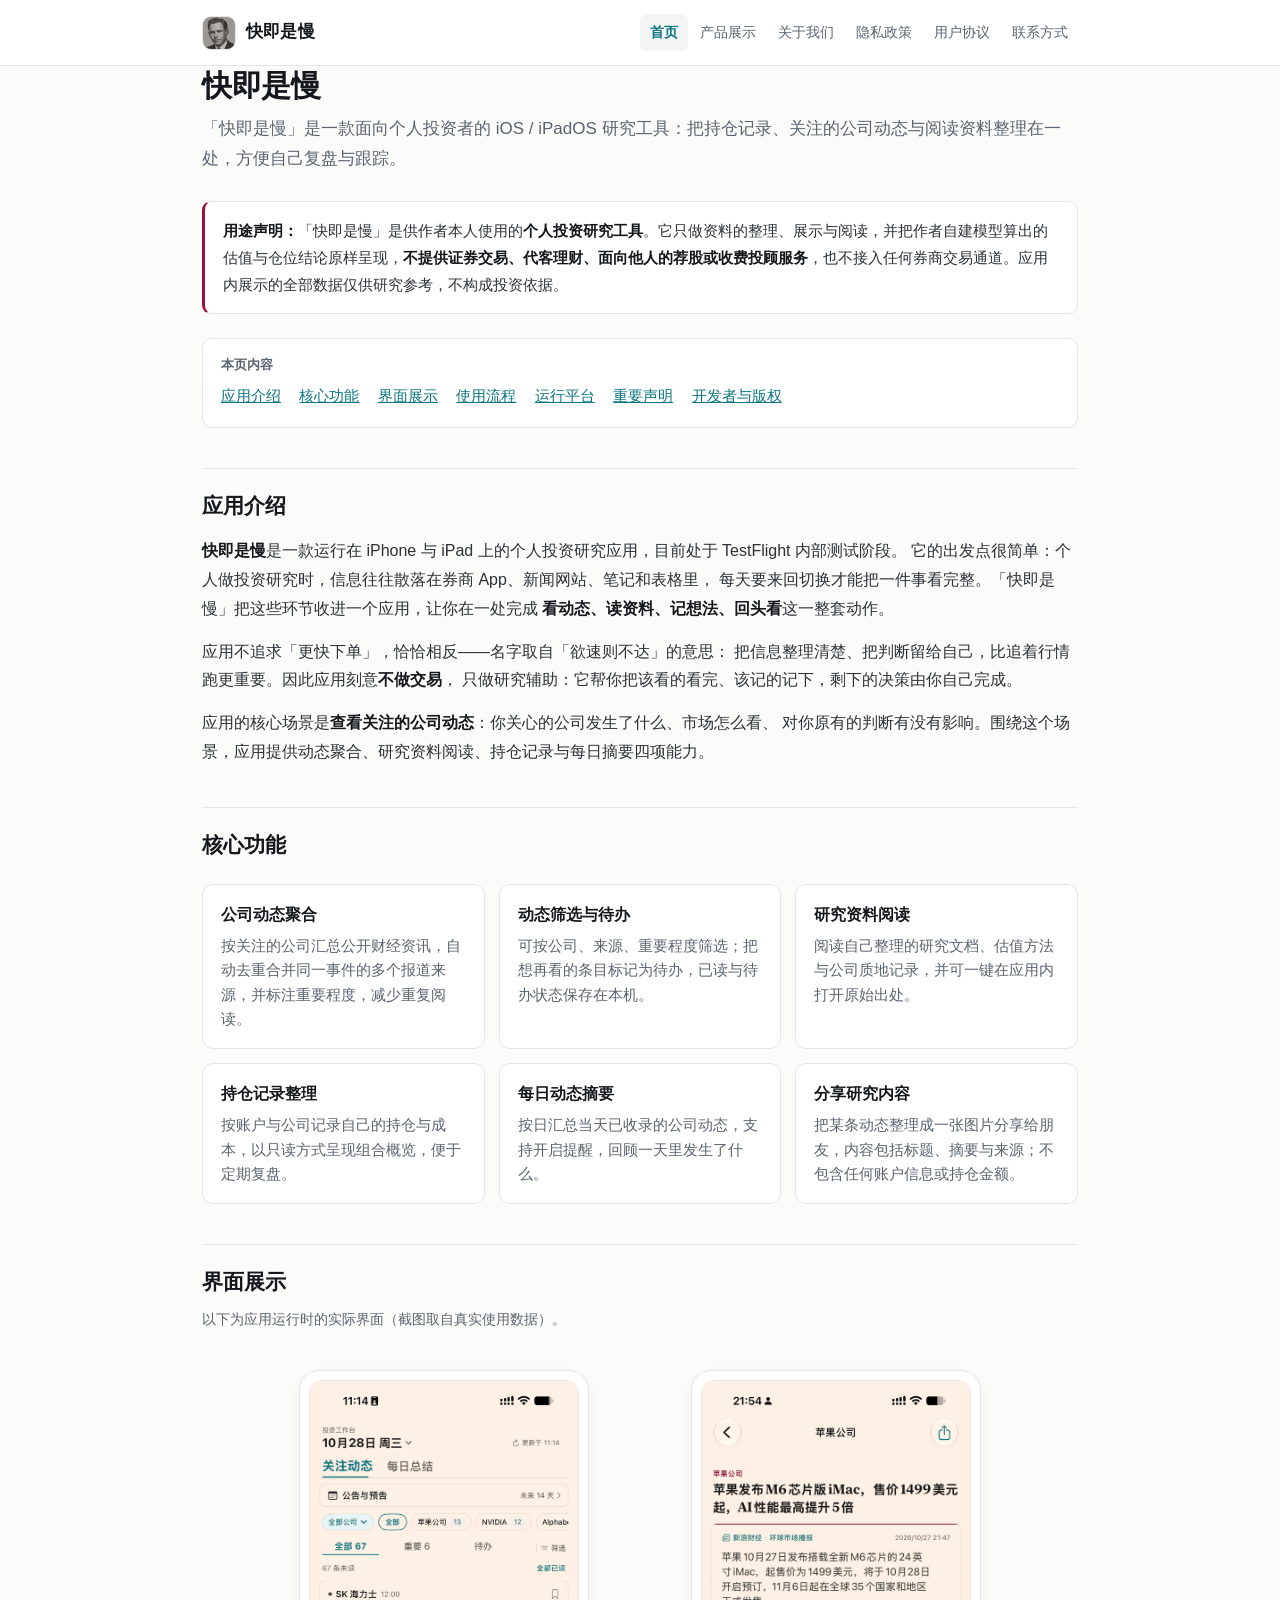
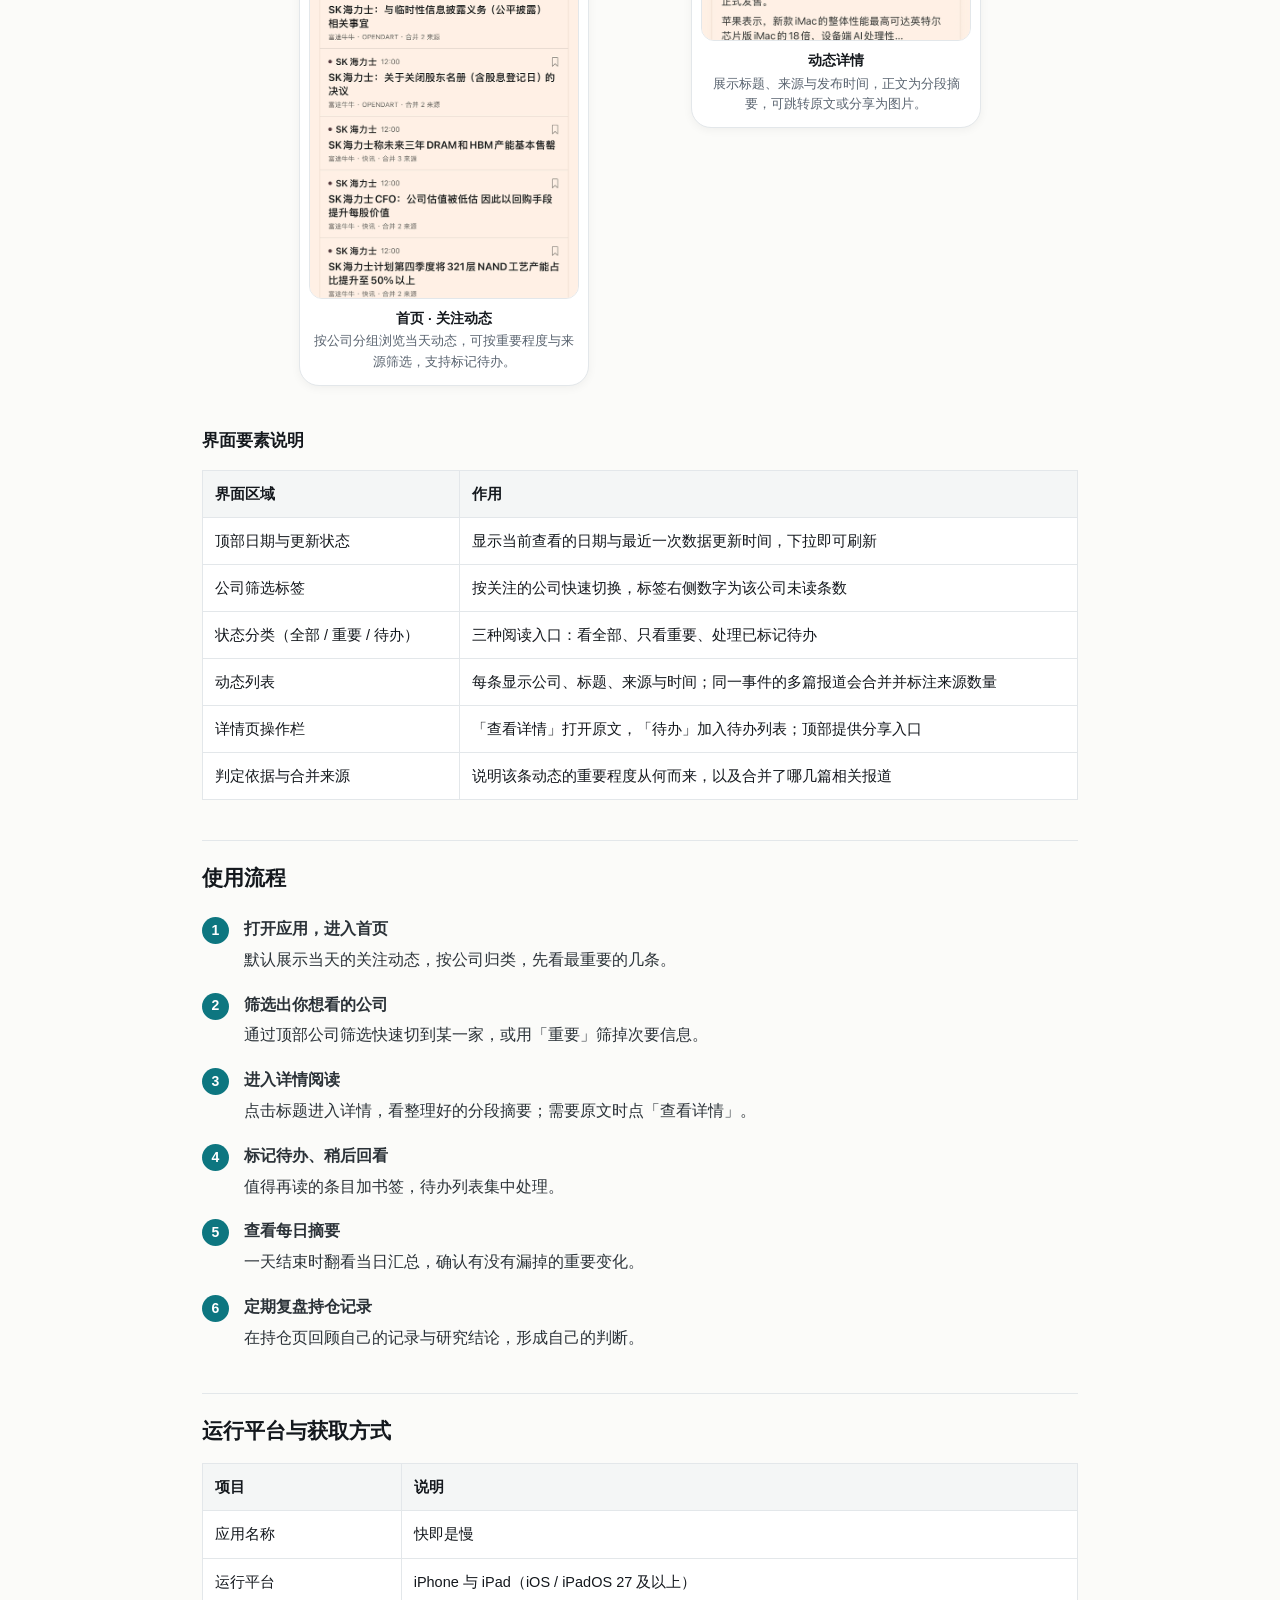
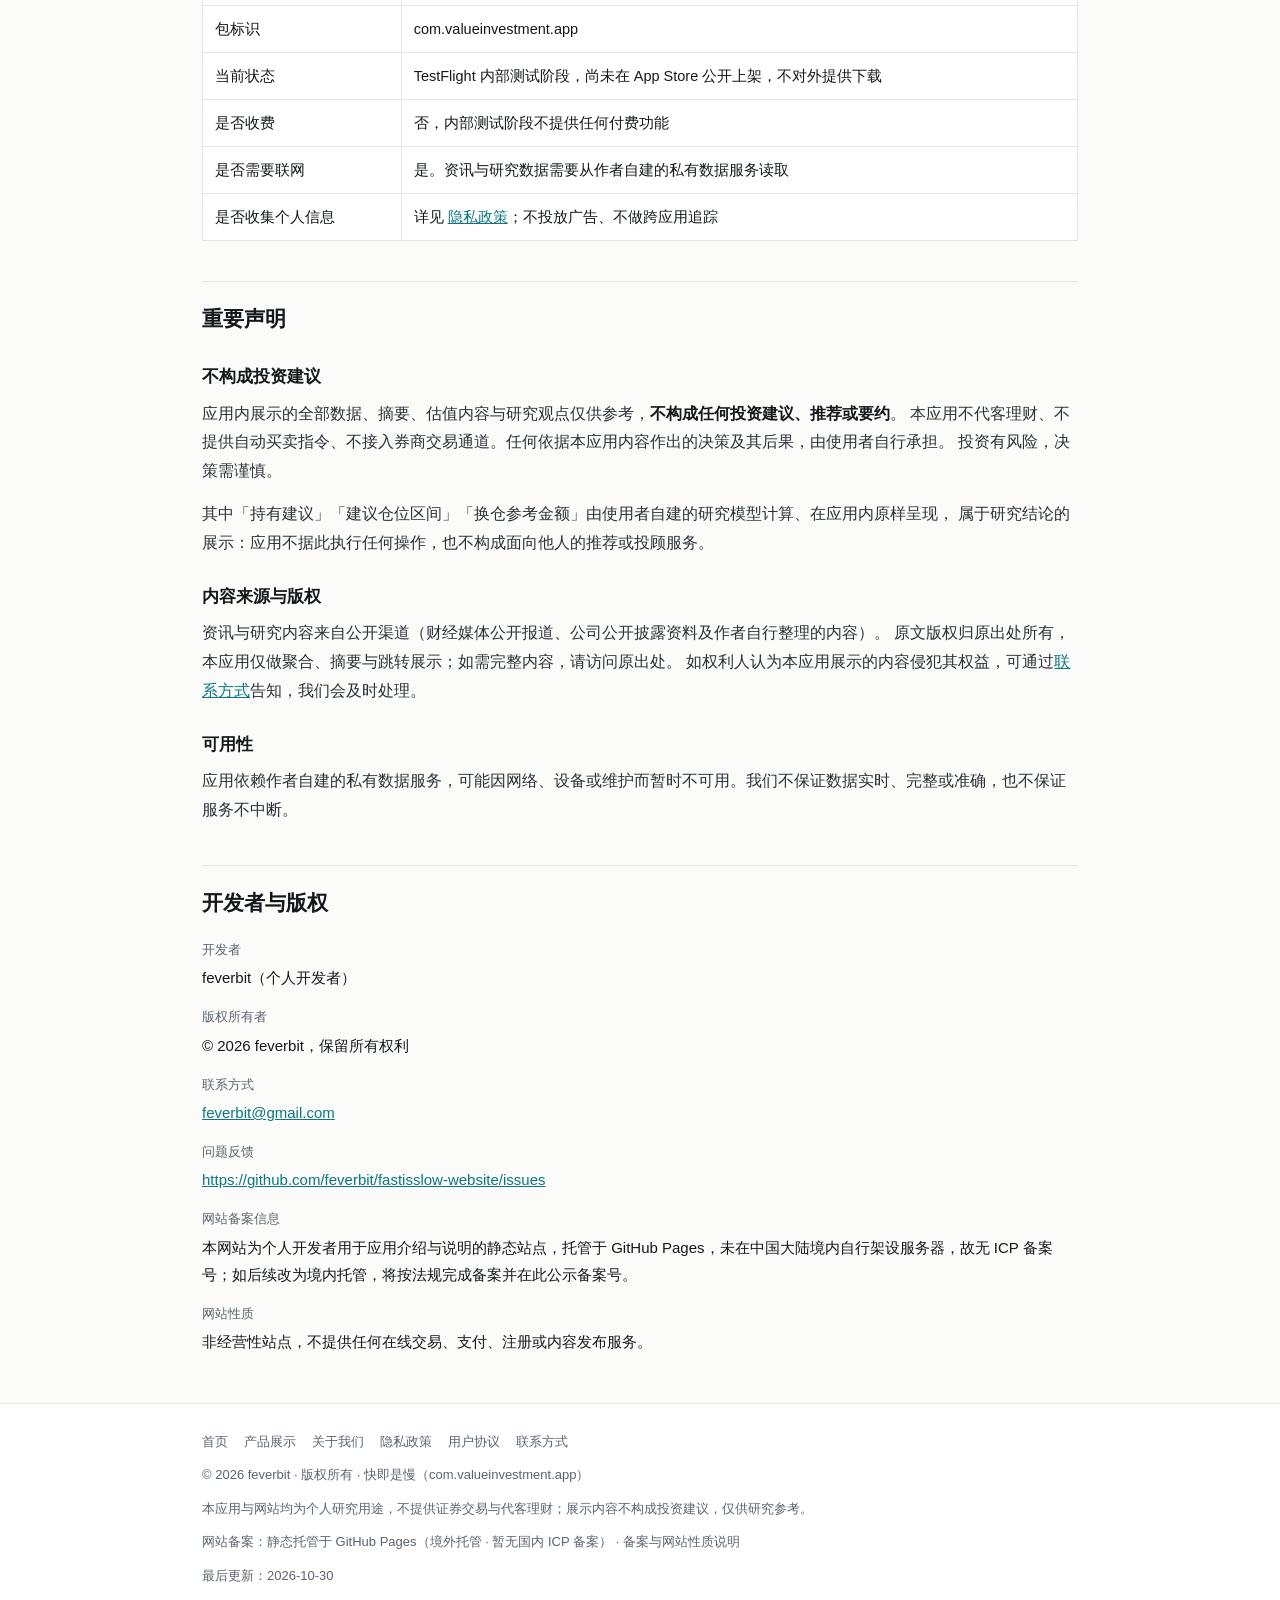
<file: index.html>
<!DOCTYPE html>
<html lang="zh-CN">
<head>
<meta charset="utf-8">
<meta name="viewport" content="width=device-width, initial-scale=1">
<title>快即是慢 — 个人投资研究工具（iOS / iPadOS）</title>
<meta name="description" content="快即是慢是一款 iOS / iPadOS 个人投资研究工具，用于整理持仓记录、查看关注的公司动态、阅读公开财经资讯与研究资料。仅供个人研究使用，不提供证券交易、荐股或投资建议。">
<meta name="author" content="feverbit">
<meta property="og:title" content="快即是慢 — 个人投资研究工具">
<meta property="og:description" content="整理持仓、查看公司动态、阅读研究资料的 iOS / iPadOS 个人研究工具。不提供交易、荐股或投资建议。">
<meta property="og:type" content="website">
<link rel="icon" type="image/png" sizes="192x192" href="assets/img/app-icon-192.png">
<link rel="apple-touch-icon" href="assets/img/apple-touch-icon.png">
<link rel="stylesheet" href="./assets/style.css">
</head>
<body>

<header class="site">
  <div class="wrap">
    <a class="brand" href="./index.html"><span class="mark"><img src="assets/img/app-icon-64.png" alt="快即是慢 应用图标" width="34" height="34"></span><b>快即是慢</b></a>
    <nav class="main">
      <a class="active" href="./index.html">首页</a>
      <a href="./features.html">产品展示</a>
      <a href="./about.html">关于我们</a>
      <a href="./legal/privacy.html">隐私政策</a>
      <a href="./legal/terms.html">用户协议</a>
      <a href="./legal/contact.html">联系方式</a>
    </nav>
  </div>
</header>

<main class="wrap">

  <h1>快即是慢</h1>
  <p class="lede">「快即是慢」是一款面向个人投资者的 iOS / iPadOS 研究工具：把持仓记录、关注的公司动态与阅读资料整理在一处，方便自己复盘与跟踪。</p>

  <div class="callout">
    <p><strong>用途声明：</strong>「快即是慢」是供作者本人使用的<strong>个人投资研究工具</strong>。它只做资料的整理、展示与阅读，并把作者自建模型算出的估值与仓位结论原样呈现，<strong>不提供证券交易、代客理财、面向他人的荐股或收费投顾服务</strong>，也不接入任何券商交易通道。应用内展示的全部数据仅供研究参考，不构成投资依据。</p>
  </div>

  <div class="toc">
    <b>本页内容</b>
    <a href="#intro">应用介绍</a>
    <a href="#features">核心功能</a>
    <a href="#screens">界面展示</a>
    <a href="#usage">使用流程</a>
    <a href="#platform">运行平台</a>
    <a href="#notice">重要声明</a>
    <a href="#owner">开发者与版权</a>
  </div>

  <h2 id="intro">应用介绍</h2>
  <p>
    <strong>快即是慢</strong>是一款运行在 iPhone 与 iPad 上的个人投资研究应用，目前处于 TestFlight 内部测试阶段。
    它的出发点很简单：个人做投资研究时，信息往往散落在券商 App、新闻网站、笔记和表格里，
    每天要来回切换才能把一件事看完整。「快即是慢」把这些环节收进一个应用，让你在一处完成
    <strong>看动态、读资料、记想法、回头看</strong>这一整套动作。
  </p>
  <p>
    应用不追求「更快下单」，恰恰相反——名字取自「欲速则不达」的意思：
    把信息整理清楚、把判断留给自己，比追着行情跑更重要。因此应用刻意<strong>不做交易</strong>，
    只做研究辅助：它帮你把该看的看完、该记的记下，剩下的决策由你自己完成。
  </p>
  <p>
    应用的核心场景是<strong>查看关注的公司动态</strong>：你关心的公司发生了什么、市场怎么看、
    对你原有的判断有没有影响。围绕这个场景，应用提供动态聚合、研究资料阅读、持仓记录与每日摘要四项能力。
  </p>

  <h2 id="features">核心功能</h2>
  <div class="grid">
    <div class="card">
      <b>公司动态聚合</b>
      <p>按关注的公司汇总公开财经资讯，自动去重合并同一事件的多个报道来源，并标注重要程度，减少重复阅读。</p>
    </div>
    <div class="card">
      <b>动态筛选与待办</b>
      <p>可按公司、来源、重要程度筛选；把想再看的条目标记为待办，已读与待办状态保存在本机。</p>
    </div>
    <div class="card">
      <b>研究资料阅读</b>
      <p>阅读自己整理的研究文档、估值方法与公司质地记录，并可一键在应用内打开原始出处。</p>
    </div>
    <div class="card">
      <b>持仓记录整理</b>
      <p>按账户与公司记录自己的持仓与成本，以只读方式呈现组合概览，便于定期复盘。</p>
    </div>
    <div class="card">
      <b>每日动态摘要</b>
      <p>按日汇总当天已收录的公司动态，支持开启提醒，回顾一天里发生了什么。</p>
    </div>
    <div class="card">
      <b>分享研究内容</b>
      <p>把某条动态整理成一张图片分享给朋友，内容包括标题、摘要与来源；不包含任何账户信息或持仓金额。</p>
    </div>
  </div>

  <h2 id="screens">界面展示</h2>
  <p class="sub">以下为应用运行时的实际界面（截图取自真实使用数据）。</p>

  <div class="phones">
    <figure class="phone">
      <img src="assets/img/shot-home.png" alt="快即是慢 首页关注动态界面截图" width="600" height="1157" loading="lazy">
      <figcaption>
        <b>首页 · 关注动态</b>
        按公司分组浏览当天动态，可按重要程度与来源筛选，支持标记待办。
      </figcaption>
    </figure>
    <figure class="phone">
      <img src="assets/img/shot-detail.png" alt="快即是慢 动态详情界面截图" width="600" height="696" loading="lazy">
      <figcaption>
        <b>动态详情</b>
        展示标题、来源与发布时间，正文为分段摘要，可跳转原文或分享为图片。
      </figcaption>
    </figure>
  </div>

  <h3>界面要素说明</h3>
  <table>
    <tr><th>界面区域</th><th>作用</th></tr>
    <tr><td>顶部日期与更新状态</td><td>显示当前查看的日期与最近一次数据更新时间，下拉即可刷新</td></tr>
    <tr><td>公司筛选标签</td><td>按关注的公司快速切换，标签右侧数字为该公司未读条数</td></tr>
    <tr><td>状态分类（全部 / 重要 / 待办）</td><td>三种阅读入口：看全部、只看重要、处理已标记待办</td></tr>
    <tr><td>动态列表</td><td>每条显示公司、标题、来源与时间；同一事件的多篇报道会合并并标注来源数量</td></tr>
    <tr><td>详情页操作栏</td><td>「查看详情」打开原文，「待办」加入待办列表；顶部提供分享入口</td></tr>
    <tr><td>判定依据与合并来源</td><td>说明该条动态的重要程度从何而来，以及合并了哪几篇相关报道</td></tr>
  </table>

  <h2 id="usage">使用流程</h2>
  <ol class="steps">
    <li>
      <b>打开应用，进入首页</b>
      默认展示当天的关注动态，按公司归类，先看最重要的几条。
    </li>
    <li>
      <b>筛选出你想看的公司</b>
      通过顶部公司筛选快速切到某一家，或用「重要」筛掉次要信息。
    </li>
    <li>
      <b>进入详情阅读</b>
      点击标题进入详情，看整理好的分段摘要；需要原文时点「查看详情」。
    </li>
    <li>
      <b>标记待办、稍后回看</b>
      值得再读的条目加书签，待办列表集中处理。
    </li>
    <li>
      <b>查看每日摘要</b>
      一天结束时翻看当日汇总，确认有没有漏掉的重要变化。
    </li>
    <li>
      <b>定期复盘持仓记录</b>
      在持仓页回顾自己的记录与研究结论，形成自己的判断。
    </li>
  </ol>

  <h2 id="platform">运行平台与获取方式</h2>
  <table>
    <tr><th>项目</th><th>说明</th></tr>
    <tr><td>应用名称</td><td>快即是慢</td></tr>
    <tr><td>运行平台</td><td>iPhone 与 iPad（iOS / iPadOS 27 及以上）</td></tr>
    <tr><td>包标识</td><td>com.valueinvestment.app</td></tr>
    <tr><td>当前状态</td><td>TestFlight 内部测试阶段，尚未在 App Store 公开上架，不对外提供下载</td></tr>
    <tr><td>是否收费</td><td>否，内部测试阶段不提供任何付费功能</td></tr>
    <tr><td>是否需要联网</td><td>是。资讯与研究数据需要从作者自建的私有数据服务读取</td></tr>
    <tr><td>是否收集个人信息</td><td>详见 <a href="./legal/privacy.html">隐私政策</a>；不投放广告、不做跨应用追踪</td></tr>
  </table>

  <h2 id="notice">重要声明</h2>
  <h3>不构成投资建议</h3>
  <p>
    应用内展示的全部数据、摘要、估值内容与研究观点仅供参考，<strong>不构成任何投资建议、推荐或要约</strong>。
    本应用不代客理财、不提供自动买卖指令、不接入券商交易通道。任何依据本应用内容作出的决策及其后果，由使用者自行承担。
    投资有风险，决策需谨慎。
  </p>
  <p>
    其中「持有建议」「建议仓位区间」「换仓参考金额」由使用者自建的研究模型计算、在应用内原样呈现，
    属于研究结论的展示：应用不据此执行任何操作，也不构成面向他人的推荐或投顾服务。
  </p>
  <h3>内容来源与版权</h3>
  <p>
    资讯与研究内容来自公开渠道（财经媒体公开报道、公司公开披露资料及作者自行整理的内容）。
    原文版权归原出处所有，本应用仅做聚合、摘要与跳转展示；如需完整内容，请访问原出处。
    如权利人认为本应用展示的内容侵犯其权益，可通过<a href="./legal/contact.html">联系方式</a>告知，我们会及时处理。
  </p>
  <h3>可用性</h3>
  <p>
    应用依赖作者自建的私有数据服务，可能因网络、设备或维护而暂时不可用。我们不保证数据实时、完整或准确，也不保证服务不中断。
  </p>

  <h2 id="owner">开发者与版权</h2>
  <dl>
    <dt>开发者</dt>
    <dd>feverbit（个人开发者）</dd>
    <dt>版权所有者</dt>
    <dd>© 2026 feverbit，保留所有权利</dd>
    <dt>联系方式</dt>
    <dd><a href="mailto:feverbit@gmail.com">feverbit@gmail.com</a></dd>
    <dt>问题反馈</dt>
    <dd><a href="https://github.com/feverbit/fastisslow-website/issues">https://github.com/feverbit/fastisslow-website/issues</a></dd>
    <dt>网站备案信息</dt>
    <dd>本网站为个人开发者用于应用介绍与说明的静态站点，托管于 GitHub Pages，未在中国大陆境内自行架设服务器，故无 ICP 备案号；如后续改为境内托管，将按法规完成备案并在此公示备案号。</dd>
    <dt>网站性质</dt>
    <dd>非经营性站点，不提供任何在线交易、支付、注册或内容发布服务。</dd>
  </dl>

</main>

<footer class="site">
  <div class="wrap">
    <nav>
      <a href="./index.html">首页</a>
      <a href="./features.html">产品展示</a>
      <a href="./about.html">关于我们</a>
      <a href="./legal/privacy.html">隐私政策</a>
      <a href="./legal/terms.html">用户协议</a>
      <a href="./legal/contact.html">联系方式</a>
    </nav>
    <div>© 2026 feverbit · 版权所有 · 快即是慢（com.valueinvestment.app）</div>
    <div>本应用与网站均为个人研究用途，不提供证券交易与代客理财；展示内容不构成投资建议，仅供研究参考。</div>
    <div>网站备案：静态托管于 GitHub Pages（境外托管 · 暂无国内 ICP 备案） · <a href="about.html#site">备案与网站性质说明</a></div>
    <div>最后更新：2026-10-30</div>
  </div>
</footer>

</body>
</html>
</file>
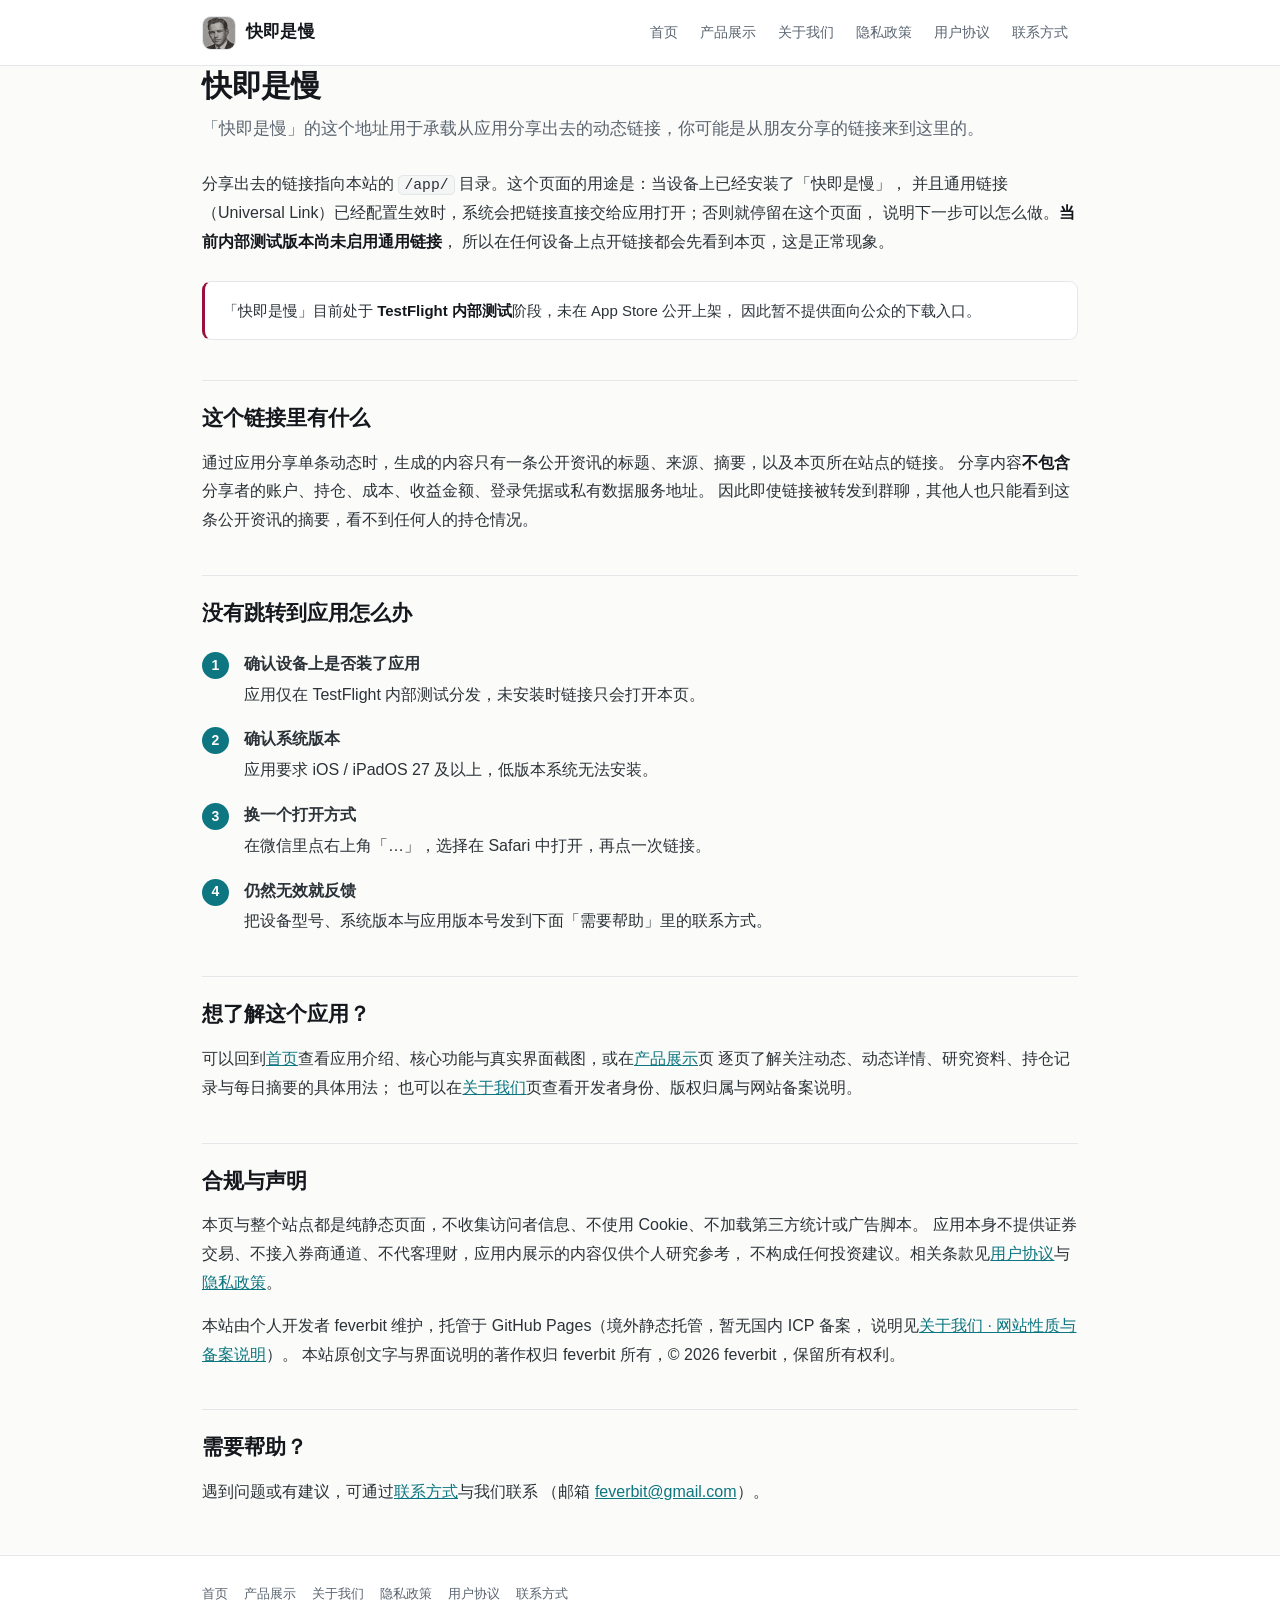
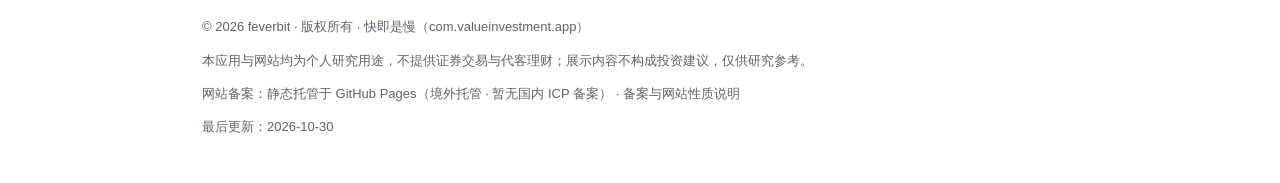
<file: app/index.html>
<!DOCTYPE html>
<html lang="zh-CN">
<head>
<meta charset="utf-8">
<meta name="viewport" content="width=device-width, initial-scale=1">
<title>快即是慢 — 应用入口</title>
<meta name="description" content="「快即是慢」的 Universal Link 入口页，用于从微信等应用跳转回本应用。">
<meta name="author" content="feverbit">
<link rel="icon" type="image/png" sizes="192x192" href="../assets/img/app-icon-192.png">
<link rel="apple-touch-icon" href="../assets/img/apple-touch-icon.png">
<link rel="stylesheet" href="../assets/style.css">
</head>
<body>

<header class="site">
  <div class="wrap">
    <a class="brand" href="../index.html"><span class="mark"><img src="../assets/img/app-icon-64.png" alt="快即是慢 应用图标" width="34" height="34"></span><b>快即是慢</b></a>
    <nav class="main">
      <a href="../index.html">首页</a>
      <a href="../features.html">产品展示</a>
      <a href="../about.html">关于我们</a>
      <a href="../legal/privacy.html">隐私政策</a>
      <a href="../legal/terms.html">用户协议</a>
      <a href="../legal/contact.html">联系方式</a>
    </nav>
  </div>
</header>

<main class="wrap">

  <h1>快即是慢</h1>
  <p class="lede">「快即是慢」的这个地址用于承载从应用分享出去的动态链接，你可能是从朋友分享的链接来到这里的。</p>

  <p>
    分享出去的链接指向本站的 <code>/app/</code> 目录。这个页面的用途是：当设备上已经安装了「快即是慢」，
    并且通用链接（Universal Link）已经配置生效时，系统会把链接直接交给应用打开；否则就停留在这个页面，
    说明下一步可以怎么做。<strong>当前内部测试版本尚未启用通用链接</strong>，
    所以在任何设备上点开链接都会先看到本页，这是正常现象。
  </p>

  <div class="callout">
    <p>
      「快即是慢」目前处于 <strong>TestFlight 内部测试</strong>阶段，未在 App Store 公开上架，
      因此暂不提供面向公众的下载入口。
    </p>
  </div>

  <h2>这个链接里有什么</h2>
  <p>
    通过应用分享单条动态时，生成的内容只有一条公开资讯的标题、来源、摘要，以及本页所在站点的链接。
    分享内容<strong>不包含</strong>分享者的账户、持仓、成本、收益金额、登录凭据或私有数据服务地址。
    因此即使链接被转发到群聊，其他人也只能看到这条公开资讯的摘要，看不到任何人的持仓情况。
  </p>

  <h2>没有跳转到应用怎么办</h2>
  <ol class="steps">
    <li><b>确认设备上是否装了应用</b>应用仅在 TestFlight 内部测试分发，未安装时链接只会打开本页。</li>
    <li><b>确认系统版本</b>应用要求 iOS / iPadOS 27 及以上，低版本系统无法安装。</li>
    <li><b>换一个打开方式</b>在微信里点右上角「…」，选择在 Safari 中打开，再点一次链接。</li>
    <li><b>仍然无效就反馈</b>把设备型号、系统版本与应用版本号发到下面「需要帮助」里的联系方式。</li>
  </ol>

  <h2>想了解这个应用？</h2>
  <p>
    可以回到<a href="../index.html">首页</a>查看应用介绍、核心功能与真实界面截图，或在<a href="../features.html">产品展示</a>页
    逐页了解关注动态、动态详情、研究资料、持仓记录与每日摘要的具体用法；
    也可以在<a href="../about.html">关于我们</a>页查看开发者身份、版权归属与网站备案说明。
  </p>

  <h2>合规与声明</h2>
  <p>
    本页与整个站点都是纯静态页面，不收集访问者信息、不使用 Cookie、不加载第三方统计或广告脚本。
    应用本身不提供证券交易、不接入券商通道、不代客理财，应用内展示的内容仅供个人研究参考，
    不构成任何投资建议。相关条款见<a href="../legal/terms.html">用户协议</a>与<a href="../legal/privacy.html">隐私政策</a>。
  </p>
  <p>
    本站由个人开发者 feverbit 维护，托管于 GitHub Pages（境外静态托管，暂无国内 ICP 备案，
    说明见<a href="../about.html#site">关于我们 · 网站性质与备案说明</a>）。
    本站原创文字与界面说明的著作权归 feverbit 所有，© 2026 feverbit，保留所有权利。
  </p>

  <h2>需要帮助？</h2>
  <p>
    遇到问题或有建议，可通过<a href="../legal/contact.html">联系方式</a>与我们联系
    （邮箱 <a href="mailto:feverbit@gmail.com">feverbit@gmail.com</a>）。
  </p>

</main>

<footer class="site">
  <div class="wrap">
    <nav>
      <a href="../index.html">首页</a>
      <a href="../features.html">产品展示</a>
      <a href="../about.html">关于我们</a>
      <a href="../legal/privacy.html">隐私政策</a>
      <a href="../legal/terms.html">用户协议</a>
      <a href="../legal/contact.html">联系方式</a>
    </nav>
    <div>© 2026 feverbit · 版权所有 · 快即是慢（com.valueinvestment.app）</div>
    <div>本应用与网站均为个人研究用途，不提供证券交易与代客理财；展示内容不构成投资建议，仅供研究参考。</div>
    <div>网站备案：静态托管于 GitHub Pages（境外托管 · 暂无国内 ICP 备案） · <a href="../about.html#site">备案与网站性质说明</a></div>
    <div>最后更新：2026-10-30</div>
  </div>
</footer>

</body>
</html>
</file>
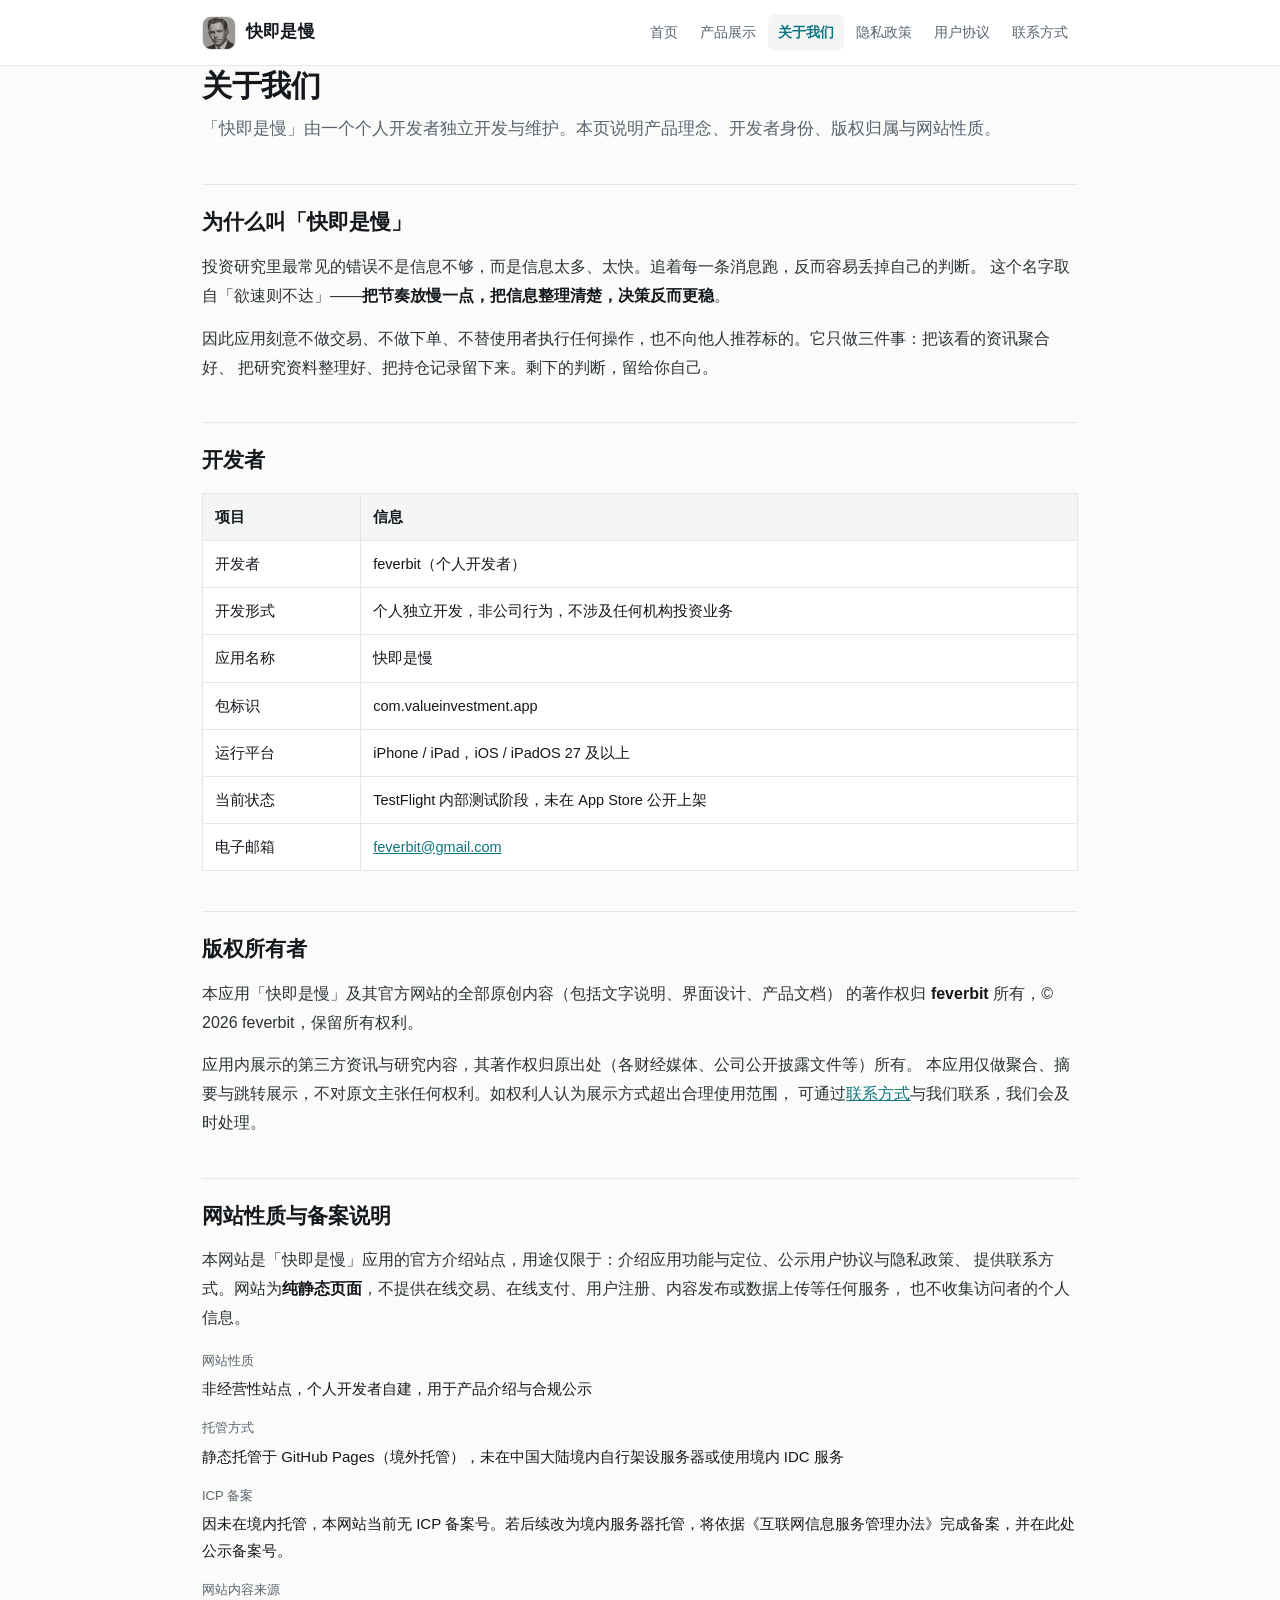
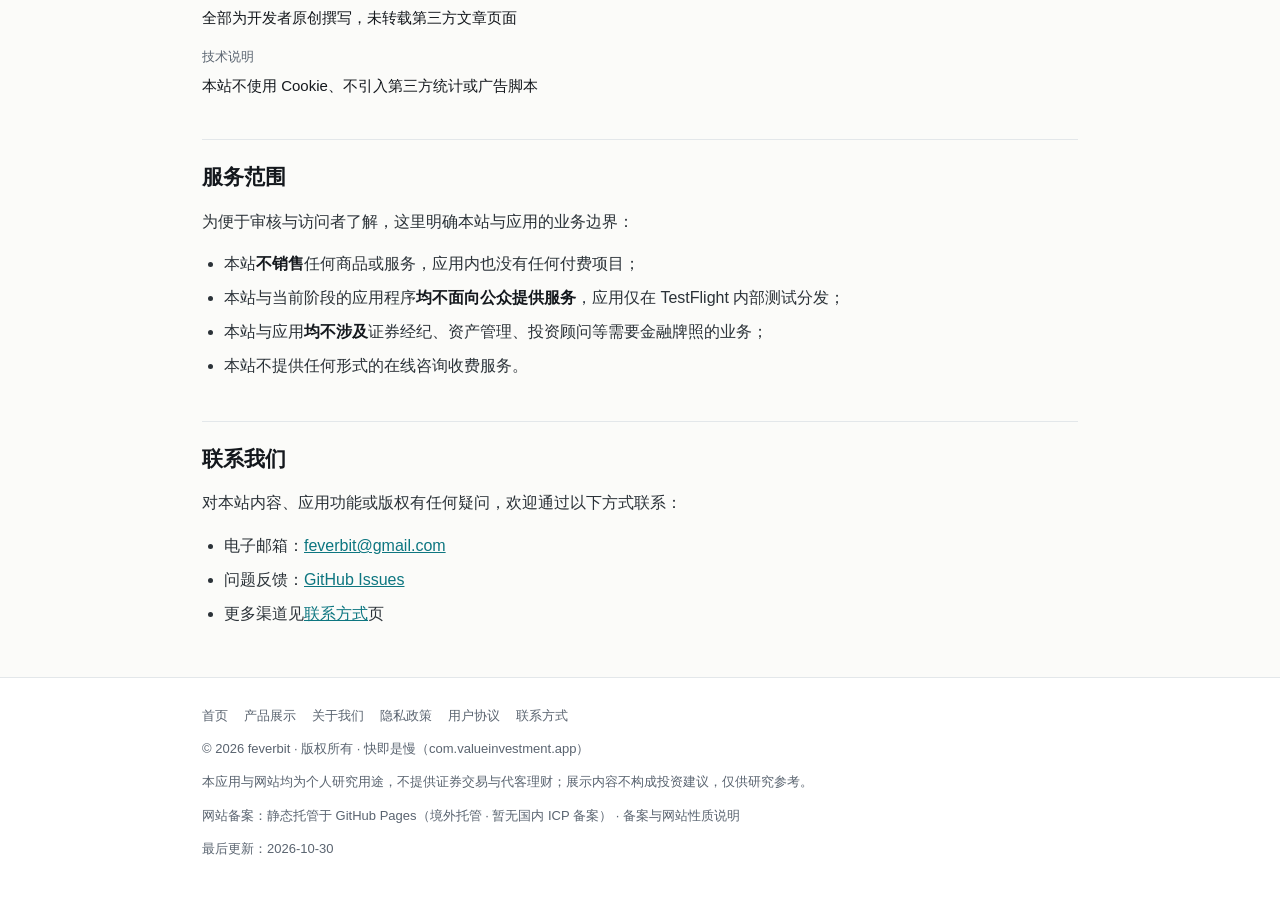
<file: about.html>
<!DOCTYPE html>
<html lang="zh-CN">
<head>
<meta charset="utf-8">
<meta name="viewport" content="width=device-width, initial-scale=1">
<title>关于我们 — 快即是慢</title>
<meta name="description" content="关于「快即是慢」：开发者信息、产品理念、版权所有者、网站性质与备案说明、联系方式。">
<meta name="author" content="feverbit">
<link rel="icon" type="image/png" sizes="192x192" href="assets/img/app-icon-192.png">
<link rel="apple-touch-icon" href="assets/img/apple-touch-icon.png">
<link rel="stylesheet" href="./assets/style.css">
</head>
<body>

<header class="site">
  <div class="wrap">
    <a class="brand" href="./index.html"><span class="mark"><img src="assets/img/app-icon-64.png" alt="快即是慢 应用图标" width="34" height="34"></span><b>快即是慢</b></a>
    <nav class="main">
      <a href="./index.html">首页</a>
      <a href="./features.html">产品展示</a>
      <a class="active" href="./about.html">关于我们</a>
      <a href="./legal/privacy.html">隐私政策</a>
      <a href="./legal/terms.html">用户协议</a>
      <a href="./legal/contact.html">联系方式</a>
    </nav>
  </div>
</header>

<main class="wrap">

  <h1>关于我们</h1>
  <p class="lede">「快即是慢」由一个个人开发者独立开发与维护。本页说明产品理念、开发者身份、版权归属与网站性质。</p>

  <h2 id="why">为什么叫「快即是慢」</h2>
  <p>
    投资研究里最常见的错误不是信息不够，而是信息太多、太快。追着每一条消息跑，反而容易丢掉自己的判断。
    这个名字取自「欲速则不达」——<strong>把节奏放慢一点，把信息整理清楚，决策反而更稳</strong>。
  </p>
  <p>
    因此应用刻意不做交易、不做下单、不替使用者执行任何操作，也不向他人推荐标的。它只做三件事：把该看的资讯聚合好、
    把研究资料整理好、把持仓记录留下来。剩下的判断，留给你自己。
  </p>

  <h2 id="who">开发者</h2>
  <table>
    <tr><th>项目</th><th>信息</th></tr>
    <tr><td>开发者</td><td>feverbit（个人开发者）</td></tr>
    <tr><td>开发形式</td><td>个人独立开发，非公司行为，不涉及任何机构投资业务</td></tr>
    <tr><td>应用名称</td><td>快即是慢</td></tr>
    <tr><td>包标识</td><td>com.valueinvestment.app</td></tr>
    <tr><td>运行平台</td><td>iPhone / iPad，iOS / iPadOS 27 及以上</td></tr>
    <tr><td>当前状态</td><td>TestFlight 内部测试阶段，未在 App Store 公开上架</td></tr>
    <tr><td>电子邮箱</td><td><a href="mailto:feverbit@gmail.com">feverbit@gmail.com</a></td></tr>
  </table>

  <h2 id="copyright">版权所有者</h2>
  <p>
    本应用「快即是慢」及其官方网站的全部原创内容（包括文字说明、界面设计、产品文档）
    的著作权归 <strong>feverbit</strong> 所有，© 2026 feverbit，保留所有权利。
  </p>
  <p>
    应用内展示的第三方资讯与研究内容，其著作权归原出处（各财经媒体、公司公开披露文件等）所有。
    本应用仅做聚合、摘要与跳转展示，不对原文主张任何权利。如权利人认为展示方式超出合理使用范围，
    可通过<a href="./legal/contact.html">联系方式</a>与我们联系，我们会及时处理。
  </p>

  <h2 id="site">网站性质与备案说明</h2>
  <p>
    本网站是「快即是慢」应用的官方介绍站点，用途仅限于：介绍应用功能与定位、公示用户协议与隐私政策、
    提供联系方式。网站为<strong>纯静态页面</strong>，不提供在线交易、在线支付、用户注册、内容发布或数据上传等任何服务，
    也不收集访问者的个人信息。
  </p>
  <dl>
    <dt>网站性质</dt>
    <dd>非经营性站点，个人开发者自建，用于产品介绍与合规公示</dd>
    <dt>托管方式</dt>
    <dd>静态托管于 GitHub Pages（境外托管），未在中国大陆境内自行架设服务器或使用境内 IDC 服务</dd>
    <dt>ICP 备案</dt>
    <dd>因未在境内托管，本网站当前无 ICP 备案号。若后续改为境内服务器托管，将依据《互联网信息服务管理办法》完成备案，并在此处公示备案号。</dd>
    <dt>网站内容来源</dt>
    <dd>全部为开发者原创撰写，未转载第三方文章页面</dd>
    <dt>技术说明</dt>
    <dd>本站不使用 Cookie、不引入第三方统计或广告脚本</dd>
  </dl>

  <h2 id="scope">服务范围</h2>
  <p>为便于审核与访问者了解，这里明确本站与应用的业务边界：</p>
  <ul>
    <li>本站<strong>不销售</strong>任何商品或服务，应用内也没有任何付费项目；</li>
    <li>本站与当前阶段的应用程序<strong>均不面向公众提供服务</strong>，应用仅在 TestFlight 内部测试分发；</li>
    <li>本站与应用<strong>均不涉及</strong>证券经纪、资产管理、投资顾问等需要金融牌照的业务；</li>
    <li>本站不提供任何形式的在线咨询收费服务。</li>
  </ul>

  <h2 id="contact">联系我们</h2>
  <p>
    对本站内容、应用功能或版权有任何疑问，欢迎通过以下方式联系：
  </p>
  <ul>
    <li>电子邮箱：<a href="mailto:feverbit@gmail.com">feverbit@gmail.com</a></li>
    <li>问题反馈：<a href="https://github.com/feverbit/fastisslow-website/issues">GitHub Issues</a></li>
    <li>更多渠道见<a href="./legal/contact.html">联系方式</a>页</li>
  </ul>

</main>

<footer class="site">
  <div class="wrap">
    <nav>
      <a href="./index.html">首页</a>
      <a href="./features.html">产品展示</a>
      <a href="./about.html">关于我们</a>
      <a href="./legal/privacy.html">隐私政策</a>
      <a href="./legal/terms.html">用户协议</a>
      <a href="./legal/contact.html">联系方式</a>
    </nav>
    <div>© 2026 feverbit · 版权所有 · 快即是慢（com.valueinvestment.app）</div>
    <div>本应用与网站均为个人研究用途，不提供证券交易与代客理财；展示内容不构成投资建议，仅供研究参考。</div>
    <div>网站备案：静态托管于 GitHub Pages（境外托管 · 暂无国内 ICP 备案） · <a href="about.html#site">备案与网站性质说明</a></div>
    <div>最后更新：2026-10-30</div>
  </div>
</footer>

</body>
</html>
</file>
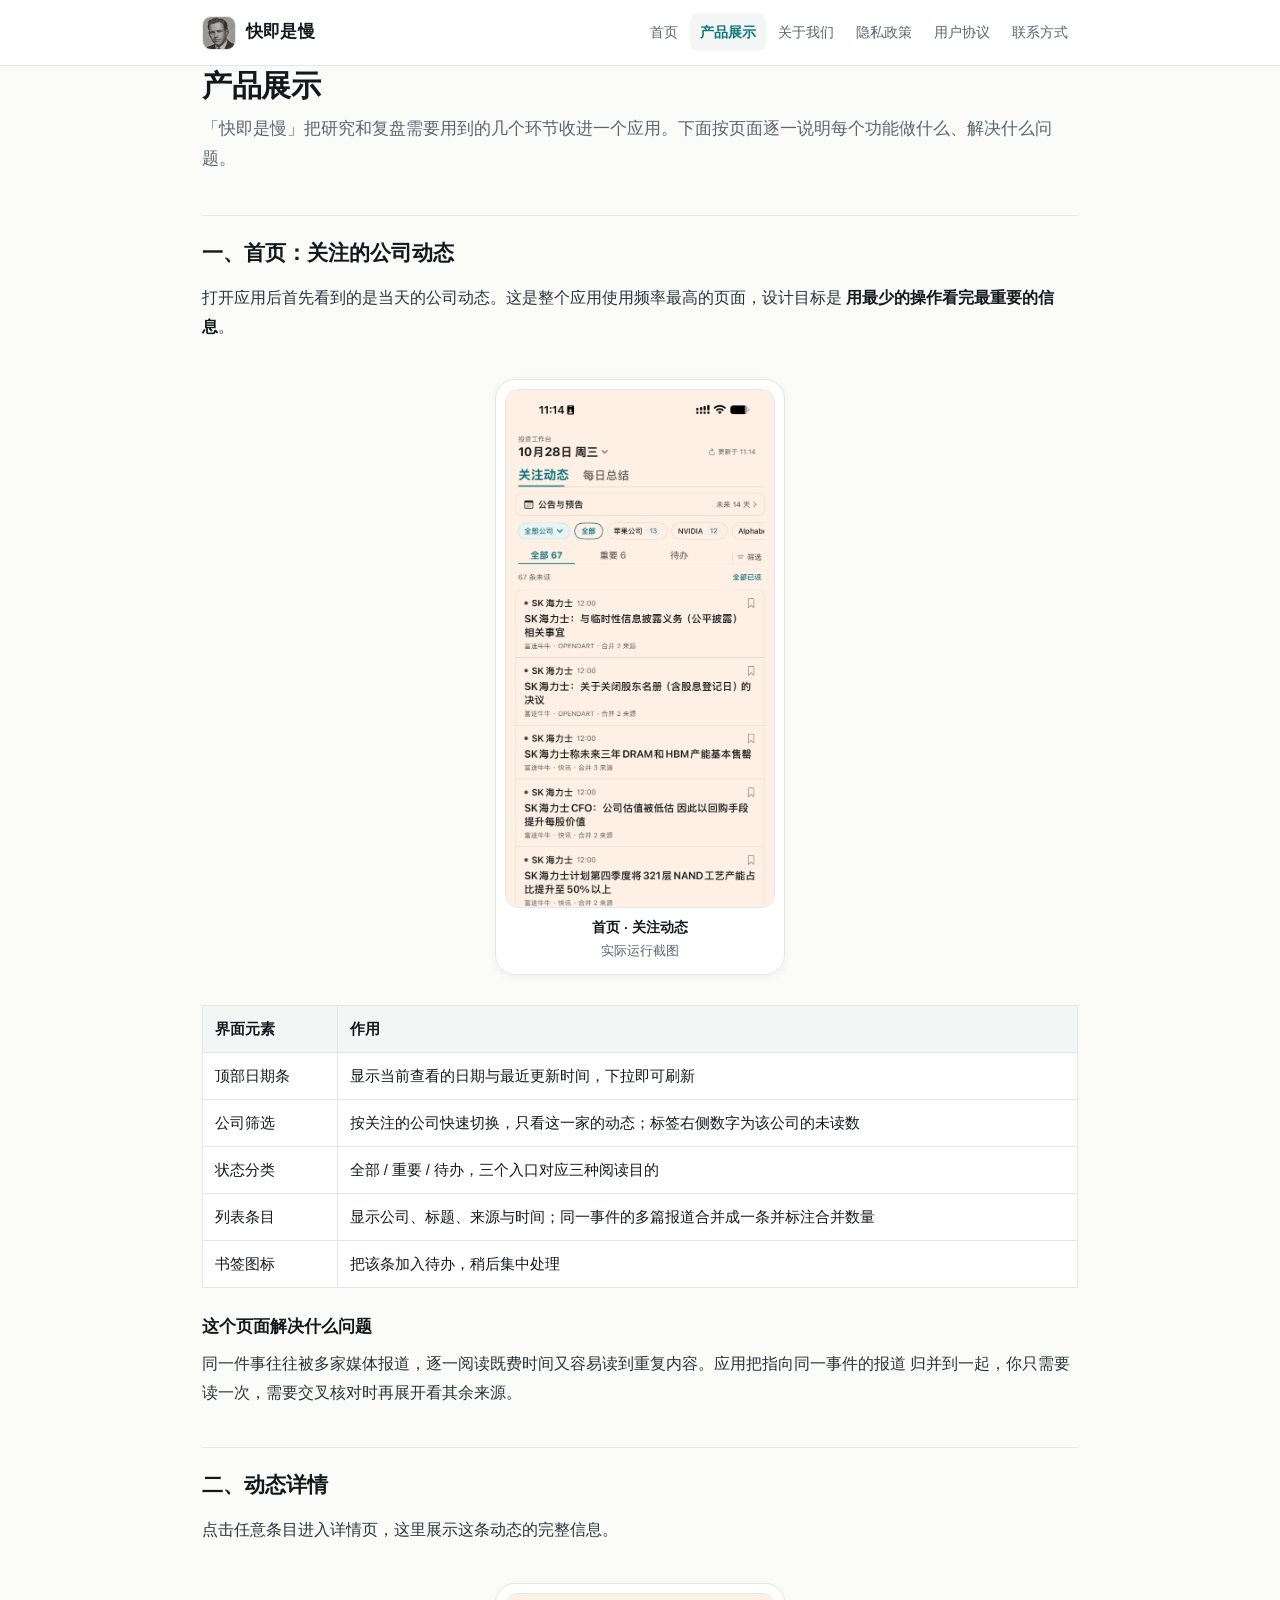
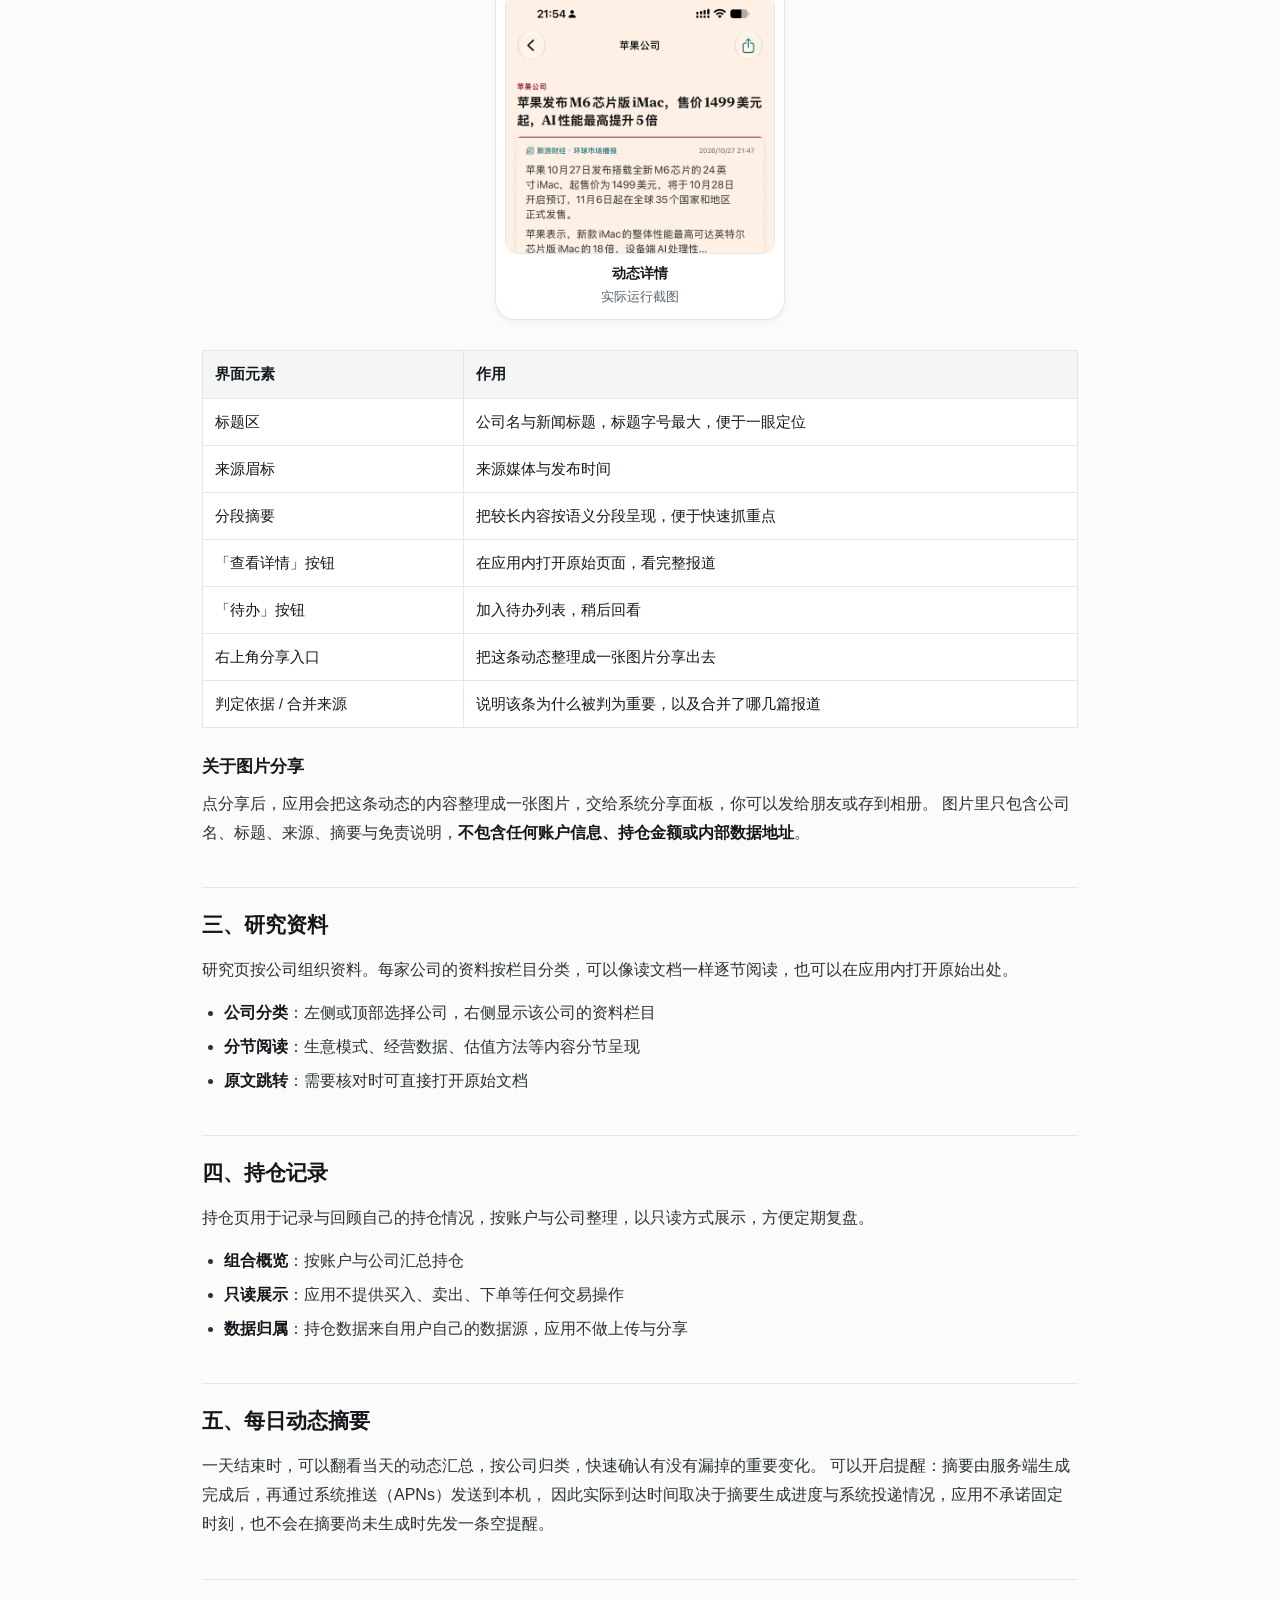
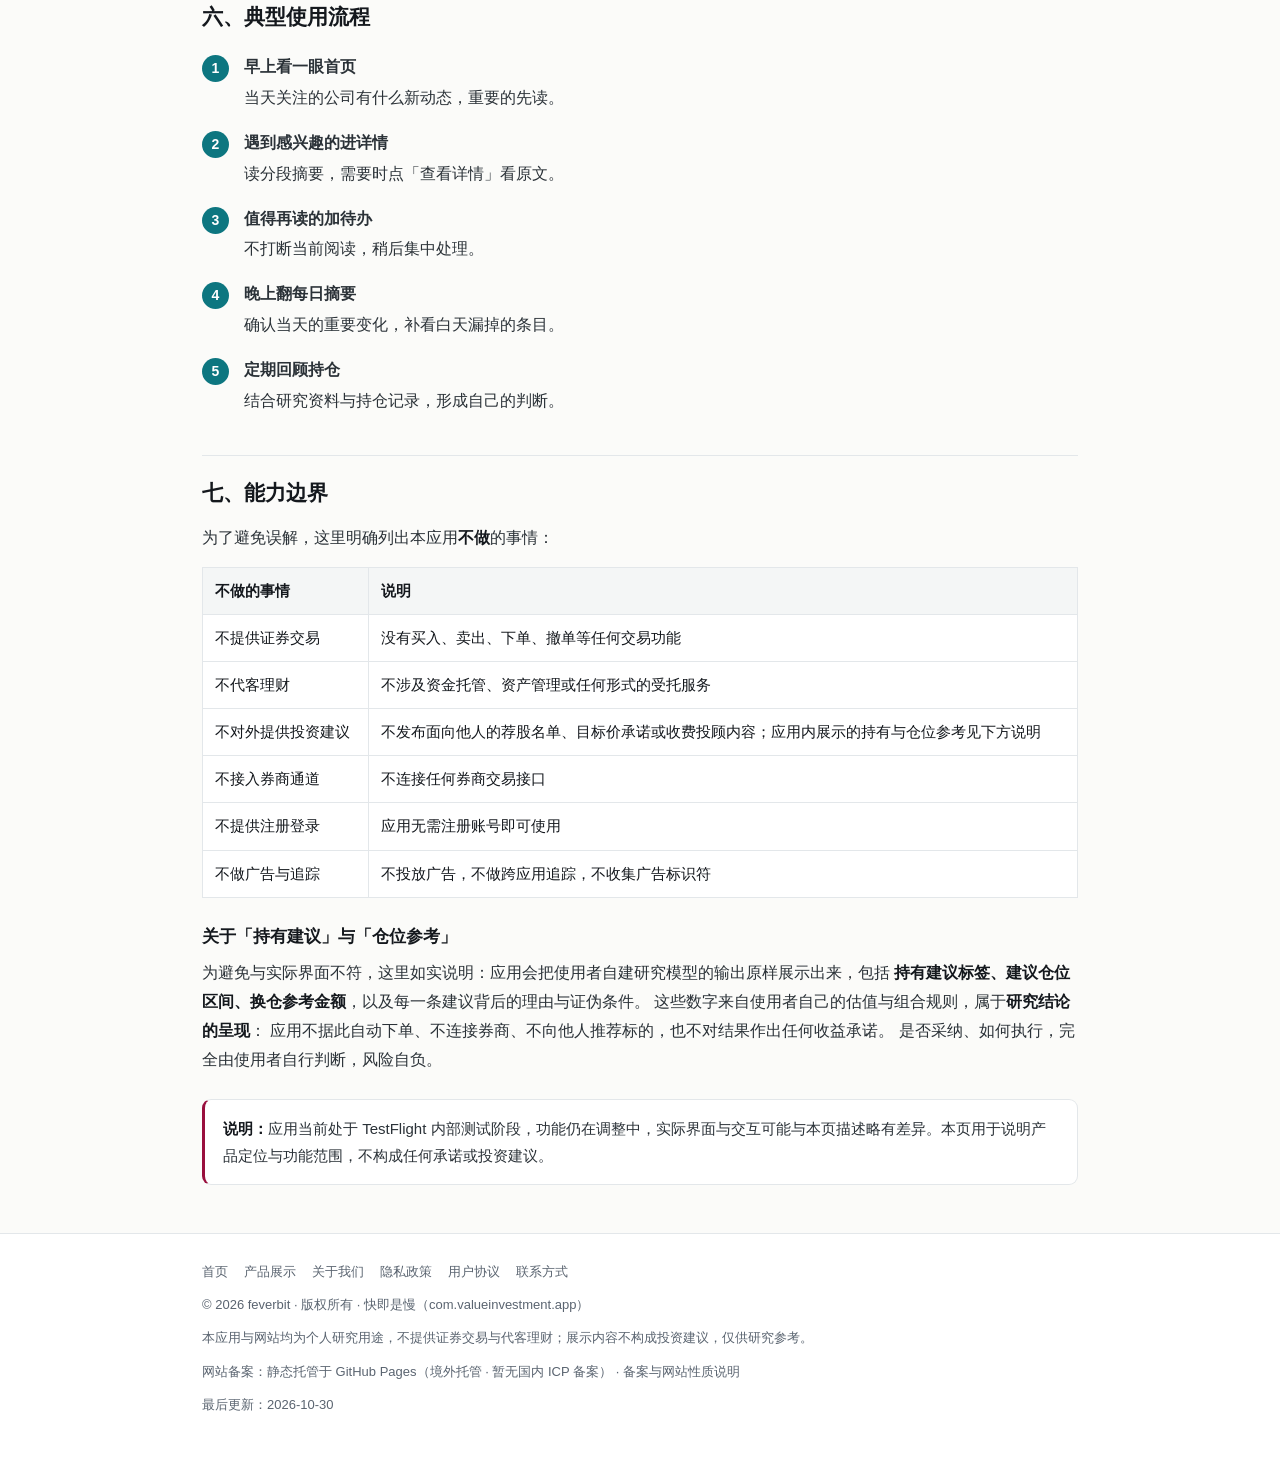
<file: features.html>
<!DOCTYPE html>
<html lang="zh-CN">
<head>
<meta charset="utf-8">
<meta name="viewport" content="width=device-width, initial-scale=1">
<title>产品展示 — 快即是慢</title>
<meta name="description" content="快即是慢 iOS / iPadOS 应用的主要功能、界面说明与使用流程：公司动态聚合、动态筛选与待办、研究资料阅读、持仓记录整理、每日动态摘要与图片分享。">
<meta name="author" content="feverbit">
<link rel="icon" type="image/png" sizes="192x192" href="assets/img/app-icon-192.png">
<link rel="apple-touch-icon" href="assets/img/apple-touch-icon.png">
<link rel="stylesheet" href="./assets/style.css">
</head>
<body>

<header class="site">
  <div class="wrap">
    <a class="brand" href="./index.html"><span class="mark"><img src="assets/img/app-icon-64.png" alt="快即是慢 应用图标" width="34" height="34"></span><b>快即是慢</b></a>
    <nav class="main">
      <a href="./index.html">首页</a>
      <a class="active" href="./features.html">产品展示</a>
      <a href="./about.html">关于我们</a>
      <a href="./legal/privacy.html">隐私政策</a>
      <a href="./legal/terms.html">用户协议</a>
      <a href="./legal/contact.html">联系方式</a>
    </nav>
  </div>
</header>

<main class="wrap">

  <h1>产品展示</h1>
  <p class="lede">「快即是慢」把研究和复盘需要用到的几个环节收进一个应用。下面按页面逐一说明每个功能做什么、解决什么问题。</p>

  <h2 id="home">一、首页：关注的公司动态</h2>
  <p>
    打开应用后首先看到的是当天的公司动态。这是整个应用使用频率最高的页面，设计目标是
    <strong>用最少的操作看完最重要的信息</strong>。
  </p>
  <div class="phones">
    <figure class="phone">
      <img src="assets/img/shot-home.png" alt="快即是慢 首页关注动态界面截图" width="600" height="1157" loading="lazy">
      <figcaption><b>首页 · 关注动态</b>实际运行截图</figcaption>
    </figure>
  </div>
  <table>
    <tr><th>界面元素</th><th>作用</th></tr>
    <tr><td>顶部日期条</td><td>显示当前查看的日期与最近更新时间，下拉即可刷新</td></tr>
    <tr><td>公司筛选</td><td>按关注的公司快速切换，只看这一家的动态；标签右侧数字为该公司的未读数</td></tr>
    <tr><td>状态分类</td><td>全部 / 重要 / 待办，三个入口对应三种阅读目的</td></tr>
    <tr><td>列表条目</td><td>显示公司、标题、来源与时间；同一事件的多篇报道合并成一条并标注合并数量</td></tr>
    <tr><td>书签图标</td><td>把该条加入待办，稍后集中处理</td></tr>
  </table>
  <h3>这个页面解决什么问题</h3>
  <p>
    同一件事往往被多家媒体报道，逐一阅读既费时间又容易读到重复内容。应用把指向同一事件的报道
    归并到一起，你只需要读一次，需要交叉核对时再展开看其余来源。
  </p>

  <h2 id="detail">二、动态详情</h2>
  <p>
    点击任意条目进入详情页，这里展示这条动态的完整信息。
  </p>
  <div class="phones">
    <figure class="phone">
      <img src="assets/img/shot-detail.png" alt="快即是慢 动态详情界面截图" width="600" height="696" loading="lazy">
      <figcaption><b>动态详情</b>实际运行截图</figcaption>
    </figure>
  </div>
  <table>
    <tr><th>界面元素</th><th>作用</th></tr>
    <tr><td>标题区</td><td>公司名与新闻标题，标题字号最大，便于一眼定位</td></tr>
    <tr><td>来源眉标</td><td>来源媒体与发布时间</td></tr>
    <tr><td>分段摘要</td><td>把较长内容按语义分段呈现，便于快速抓重点</td></tr>
    <tr><td>「查看详情」按钮</td><td>在应用内打开原始页面，看完整报道</td></tr>
    <tr><td>「待办」按钮</td><td>加入待办列表，稍后回看</td></tr>
    <tr><td>右上角分享入口</td><td>把这条动态整理成一张图片分享出去</td></tr>
    <tr><td>判定依据 / 合并来源</td><td>说明该条为什么被判为重要，以及合并了哪几篇报道</td></tr>
  </table>
  <h3>关于图片分享</h3>
  <p>
    点分享后，应用会把这条动态的内容整理成一张图片，交给系统分享面板，你可以发给朋友或存到相册。
    图片里只包含公司名、标题、来源、摘要与免责说明，<strong>不包含任何账户信息、持仓金额或内部数据地址</strong>。
  </p>

  <h2 id="research">三、研究资料</h2>
  <p>
    研究页按公司组织资料。每家公司的资料按栏目分类，可以像读文档一样逐节阅读，也可以在应用内打开原始出处。
  </p>
  <ul>
    <li><strong>公司分类</strong>：左侧或顶部选择公司，右侧显示该公司的资料栏目</li>
    <li><strong>分节阅读</strong>：生意模式、经营数据、估值方法等内容分节呈现</li>
    <li><strong>原文跳转</strong>：需要核对时可直接打开原始文档</li>
  </ul>

  <h2 id="holdings">四、持仓记录</h2>
  <p>
    持仓页用于记录与回顾自己的持仓情况，按账户与公司整理，以只读方式展示，方便定期复盘。
  </p>
  <ul>
    <li><strong>组合概览</strong>：按账户与公司汇总持仓</li>
    <li><strong>只读展示</strong>：应用不提供买入、卖出、下单等任何交易操作</li>
    <li><strong>数据归属</strong>：持仓数据来自用户自己的数据源，应用不做上传与分享</li>
  </ul>

  <h2 id="digest">五、每日动态摘要</h2>
  <p>
    一天结束时，可以翻看当天的动态汇总，按公司归类，快速确认有没有漏掉的重要变化。
    可以开启提醒：摘要由服务端生成完成后，再通过系统推送（APNs）发送到本机，
    因此实际到达时间取决于摘要生成进度与系统投递情况，应用不承诺固定时刻，也不会在摘要尚未生成时先发一条空提醒。
  </p>

  <h2 id="flow">六、典型使用流程</h2>
  <ol class="steps">
    <li><b>早上看一眼首页</b>当天关注的公司有什么新动态，重要的先读。</li>
    <li><b>遇到感兴趣的进详情</b>读分段摘要，需要时点「查看详情」看原文。</li>
    <li><b>值得再读的加待办</b>不打断当前阅读，稍后集中处理。</li>
    <li><b>晚上翻每日摘要</b>确认当天的重要变化，补看白天漏掉的条目。</li>
    <li><b>定期回顾持仓</b>结合研究资料与持仓记录，形成自己的判断。</li>
  </ol>

  <h2 id="limits">七、能力边界</h2>
  <p>为了避免误解，这里明确列出本应用<strong>不做</strong>的事情：</p>
  <table>
    <tr><th>不做的事情</th><th>说明</th></tr>
    <tr><td>不提供证券交易</td><td>没有买入、卖出、下单、撤单等任何交易功能</td></tr>
    <tr><td>不代客理财</td><td>不涉及资金托管、资产管理或任何形式的受托服务</td></tr>
    <tr><td>不对外提供投资建议</td><td>不发布面向他人的荐股名单、目标价承诺或收费投顾内容；应用内展示的持有与仓位参考见下方说明</td></tr>
    <tr><td>不接入券商通道</td><td>不连接任何券商交易接口</td></tr>
    <tr><td>不提供注册登录</td><td>应用无需注册账号即可使用</td></tr>
    <tr><td>不做广告与追踪</td><td>不投放广告，不做跨应用追踪，不收集广告标识符</td></tr>
  </table>

  <h3>关于「持有建议」与「仓位参考」</h3>
  <p>
    为避免与实际界面不符，这里如实说明：应用会把使用者自建研究模型的输出原样展示出来，包括
    <strong>持有建议标签、建议仓位区间、换仓参考金额</strong>，以及每一条建议背后的理由与证伪条件。
    这些数字来自使用者自己的估值与组合规则，属于<strong>研究结论的呈现</strong>：
    应用不据此自动下单、不连接券商、不向他人推荐标的，也不对结果作出任何收益承诺。
    是否采纳、如何执行，完全由使用者自行判断，风险自负。
  </p>

  <div class="callout">
    <p><strong>说明：</strong>应用当前处于 TestFlight 内部测试阶段，功能仍在调整中，实际界面与交互可能与本页描述略有差异。本页用于说明产品定位与功能范围，不构成任何承诺或投资建议。</p>
  </div>

</main>

<footer class="site">
  <div class="wrap">
    <nav>
      <a href="./index.html">首页</a>
      <a href="./features.html">产品展示</a>
      <a href="./about.html">关于我们</a>
      <a href="./legal/privacy.html">隐私政策</a>
      <a href="./legal/terms.html">用户协议</a>
      <a href="./legal/contact.html">联系方式</a>
    </nav>
    <div>© 2026 feverbit · 版权所有 · 快即是慢（com.valueinvestment.app）</div>
    <div>本应用与网站均为个人研究用途，不提供证券交易与代客理财；展示内容不构成投资建议，仅供研究参考。</div>
    <div>网站备案：静态托管于 GitHub Pages（境外托管 · 暂无国内 ICP 备案） · <a href="about.html#site">备案与网站性质说明</a></div>
    <div>最后更新：2026-10-30</div>
  </div>
</footer>

</body>
</html>
</file>
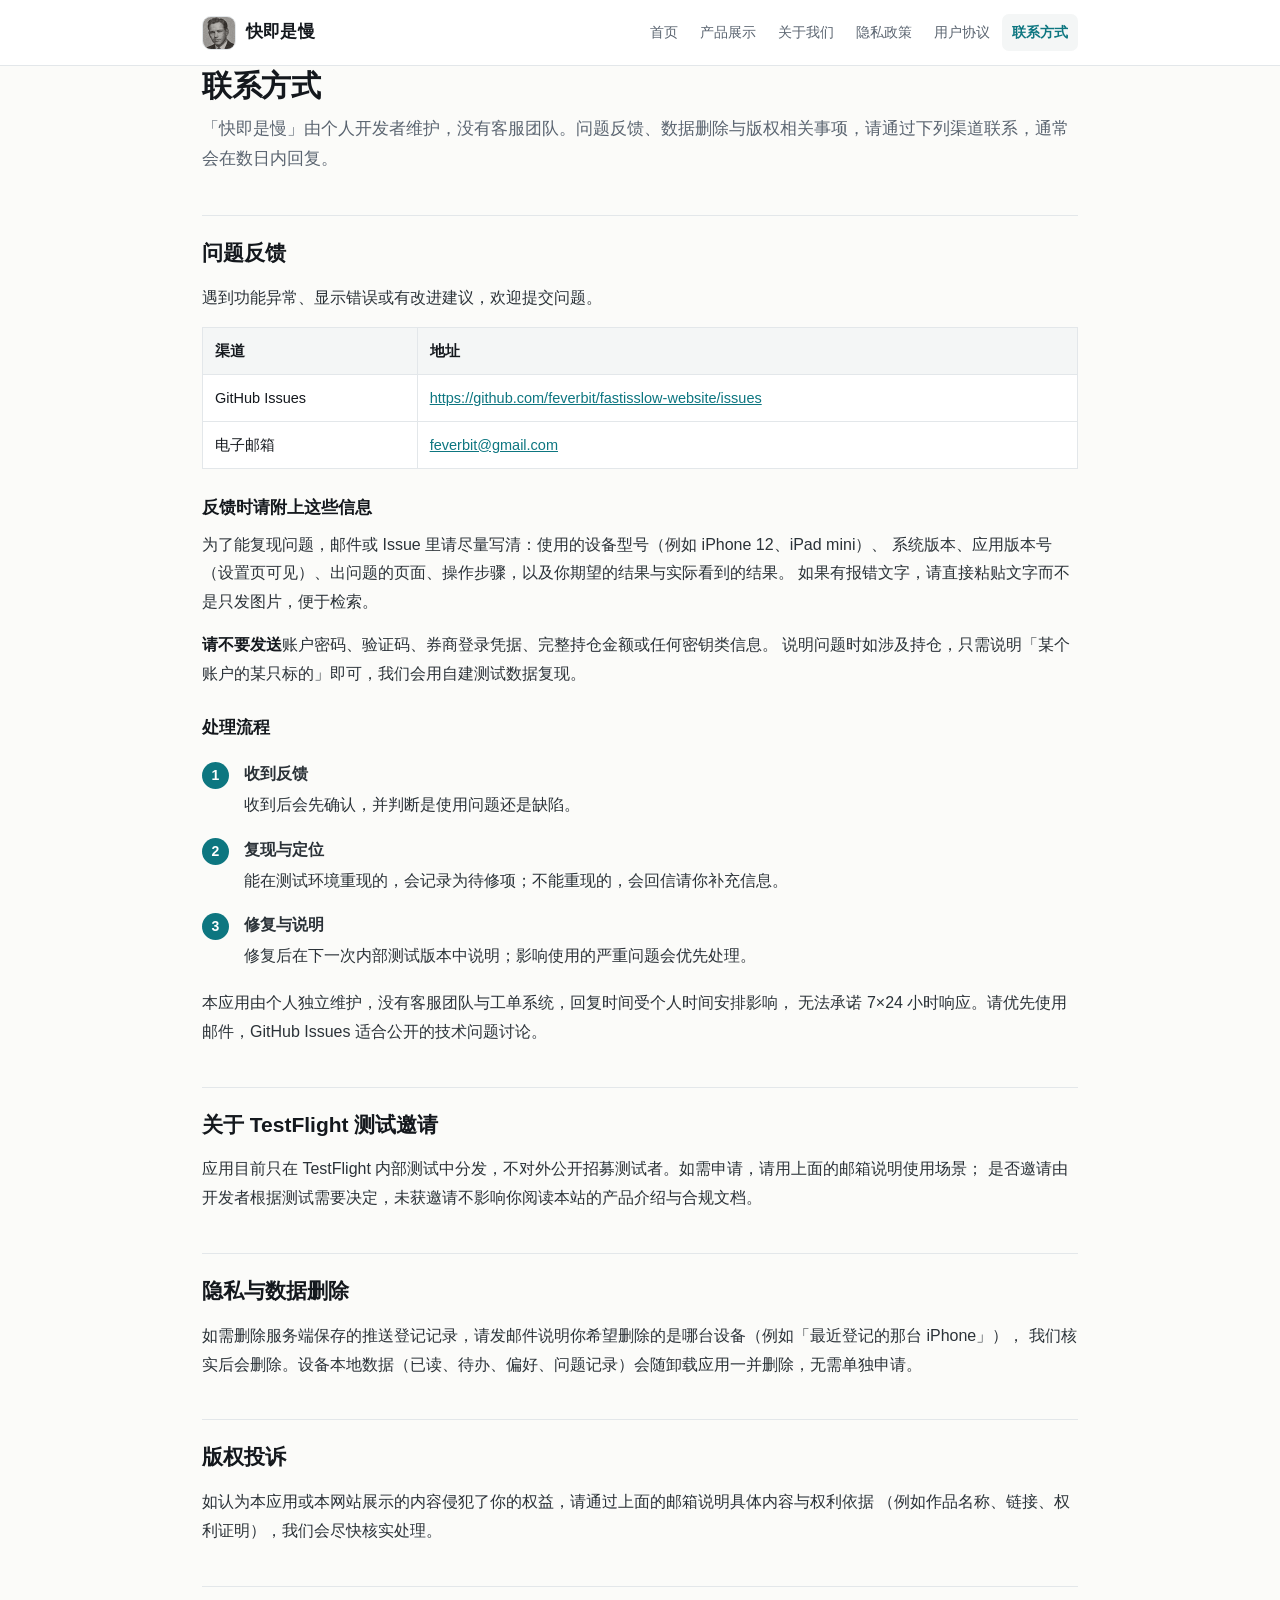
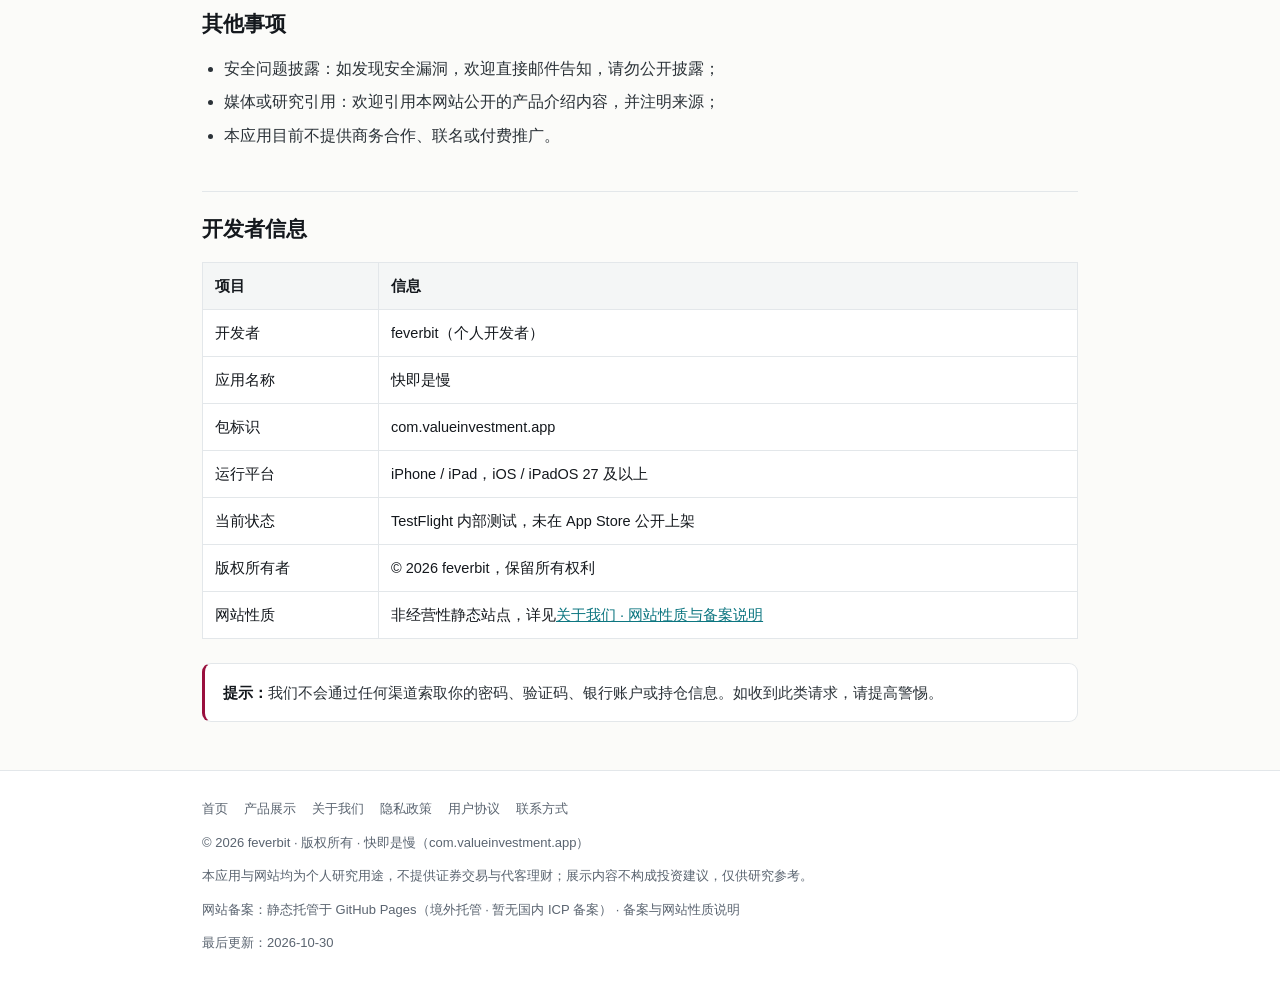
<file: legal/contact.html>
<!DOCTYPE html>
<html lang="zh-CN">
<head>
<meta charset="utf-8">
<meta name="viewport" content="width=device-width, initial-scale=1">
<title>联系方式 — 快即是慢</title>
<meta name="description" content="「快即是慢」的联系方式：问题反馈、隐私与数据删除、版权投诉、开发者信息。">
<meta name="author" content="feverbit">
<link rel="icon" type="image/png" sizes="192x192" href="../assets/img/app-icon-192.png">
<link rel="apple-touch-icon" href="../assets/img/apple-touch-icon.png">
<link rel="stylesheet" href="../assets/style.css">
</head>
<body>

<header class="site">
  <div class="wrap">
    <a class="brand" href="../index.html"><span class="mark"><img src="../assets/img/app-icon-64.png" alt="快即是慢 应用图标" width="34" height="34"></span><b>快即是慢</b></a>
    <nav class="main">
      <a href="../index.html">首页</a>
      <a href="../features.html">产品展示</a>
      <a href="../about.html">关于我们</a>
      <a href="./privacy.html">隐私政策</a>
      <a href="./terms.html">用户协议</a>
      <a class="active" href="./contact.html">联系方式</a>
    </nav>
  </div>
</header>

<main class="wrap">

  <h1>联系方式</h1>
  <p class="lede">「快即是慢」由个人开发者维护，没有客服团队。问题反馈、数据删除与版权相关事项，请通过下列渠道联系，通常会在数日内回复。</p>

  <h2 id="bug">问题反馈</h2>
  <p>遇到功能异常、显示错误或有改进建议，欢迎提交问题。</p>
  <table>
    <tr><th>渠道</th><th>地址</th></tr>
    <tr><td>GitHub Issues</td><td><a href="https://github.com/feverbit/fastisslow-website/issues">https://github.com/feverbit/fastisslow-website/issues</a></td></tr>
    <tr><td>电子邮箱</td><td><a href="mailto:feverbit@gmail.com">feverbit@gmail.com</a></td></tr>
  </table>

  <h3>反馈时请附上这些信息</h3>
  <p>
    为了能复现问题，邮件或 Issue 里请尽量写清：使用的设备型号（例如 iPhone 12、iPad mini）、
    系统版本、应用版本号（设置页可见）、出问题的页面、操作步骤，以及你期望的结果与实际看到的结果。
    如果有报错文字，请直接粘贴文字而不是只发图片，便于检索。
  </p>
  <p>
    <strong>请不要发送</strong>账户密码、验证码、券商登录凭据、完整持仓金额或任何密钥类信息。
    说明问题时如涉及持仓，只需说明「某个账户的某只标的」即可，我们会用自建测试数据复现。
  </p>

  <h3>处理流程</h3>
  <ol class="steps">
    <li><b>收到反馈</b>收到后会先确认，并判断是使用问题还是缺陷。</li>
    <li><b>复现与定位</b>能在测试环境重现的，会记录为待修项；不能重现的，会回信请你补充信息。</li>
    <li><b>修复与说明</b>修复后在下一次内部测试版本中说明；影响使用的严重问题会优先处理。</li>
  </ol>
  <p>
    本应用由个人独立维护，没有客服团队与工单系统，回复时间受个人时间安排影响，
    无法承诺 7×24 小时响应。请优先使用邮件，GitHub Issues 适合公开的技术问题讨论。
  </p>

  <h2 id="invite">关于 TestFlight 测试邀请</h2>
  <p>
    应用目前只在 TestFlight 内部测试中分发，不对外公开招募测试者。如需申请，请用上面的邮箱说明使用场景；
    是否邀请由开发者根据测试需要决定，未获邀请不影响你阅读本站的产品介绍与合规文档。
  </p>

  <h2 id="privacy">隐私与数据删除</h2>
  <p>
    如需删除服务端保存的推送登记记录，请发邮件说明你希望删除的是哪台设备（例如「最近登记的那台 iPhone」），
    我们核实后会删除。设备本地数据（已读、待办、偏好、问题记录）会随卸载应用一并删除，无需单独申请。
  </p>

  <h2 id="copyright">版权投诉</h2>
  <p>
    如认为本应用或本网站展示的内容侵犯了你的权益，请通过上面的邮箱说明具体内容与权利依据
    （例如作品名称、链接、权利证明），我们会尽快核实处理。
  </p>

  <h2 id="cooperation">其他事项</h2>
  <ul>
    <li>安全问题披露：如发现安全漏洞，欢迎直接邮件告知，请勿公开披露；</li>
    <li>媒体或研究引用：欢迎引用本网站公开的产品介绍内容，并注明来源；</li>
    <li>本应用目前不提供商务合作、联名或付费推广。</li>
  </ul>

  <h2 id="info">开发者信息</h2>
  <table>
    <tr><th>项目</th><th>信息</th></tr>
    <tr><td>开发者</td><td>feverbit（个人开发者）</td></tr>
    <tr><td>应用名称</td><td>快即是慢</td></tr>
    <tr><td>包标识</td><td>com.valueinvestment.app</td></tr>
    <tr><td>运行平台</td><td>iPhone / iPad，iOS / iPadOS 27 及以上</td></tr>
    <tr><td>当前状态</td><td>TestFlight 内部测试，未在 App Store 公开上架</td></tr>
    <tr><td>版权所有者</td><td>© 2026 feverbit，保留所有权利</td></tr>
    <tr><td>网站性质</td><td>非经营性静态站点，详见<a href="../about.html#site">关于我们 · 网站性质与备案说明</a></td></tr>
  </table>

  <div class="callout">
    <p><strong>提示：</strong>我们不会通过任何渠道索取你的密码、验证码、银行账户或持仓信息。如收到此类请求，请提高警惕。</p>
  </div>

</main>

<footer class="site">
  <div class="wrap">
    <nav>
      <a href="../index.html">首页</a>
      <a href="../features.html">产品展示</a>
      <a href="../about.html">关于我们</a>
      <a href="./privacy.html">隐私政策</a>
      <a href="./terms.html">用户协议</a>
      <a href="./contact.html">联系方式</a>
    </nav>
    <div>© 2026 feverbit · 版权所有 · 快即是慢（com.valueinvestment.app）</div>
    <div>本应用与网站均为个人研究用途，不提供证券交易与代客理财；展示内容不构成投资建议，仅供研究参考。</div>
    <div>网站备案：静态托管于 GitHub Pages（境外托管 · 暂无国内 ICP 备案） · <a href="../about.html#site">备案与网站性质说明</a></div>
    <div>最后更新：2026-10-30</div>
  </div>
</footer>

</body>
</html>
</file>
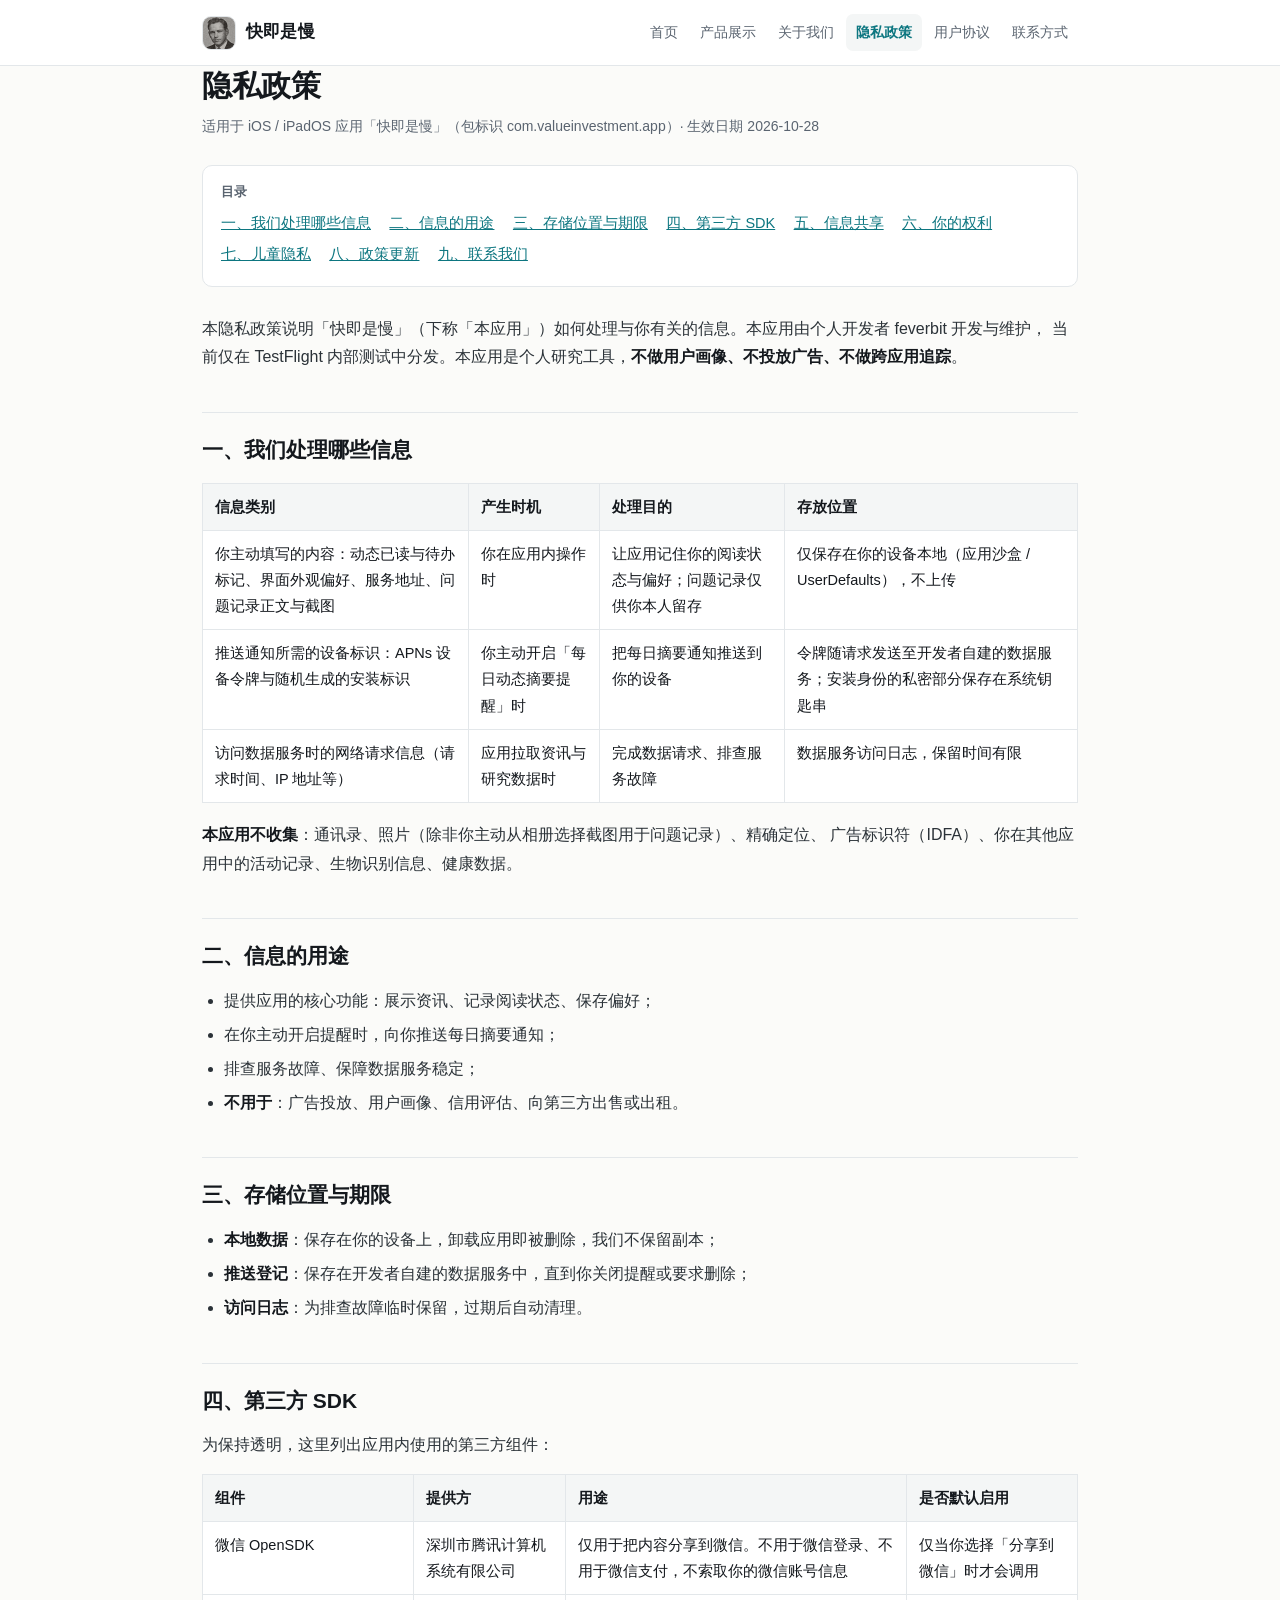
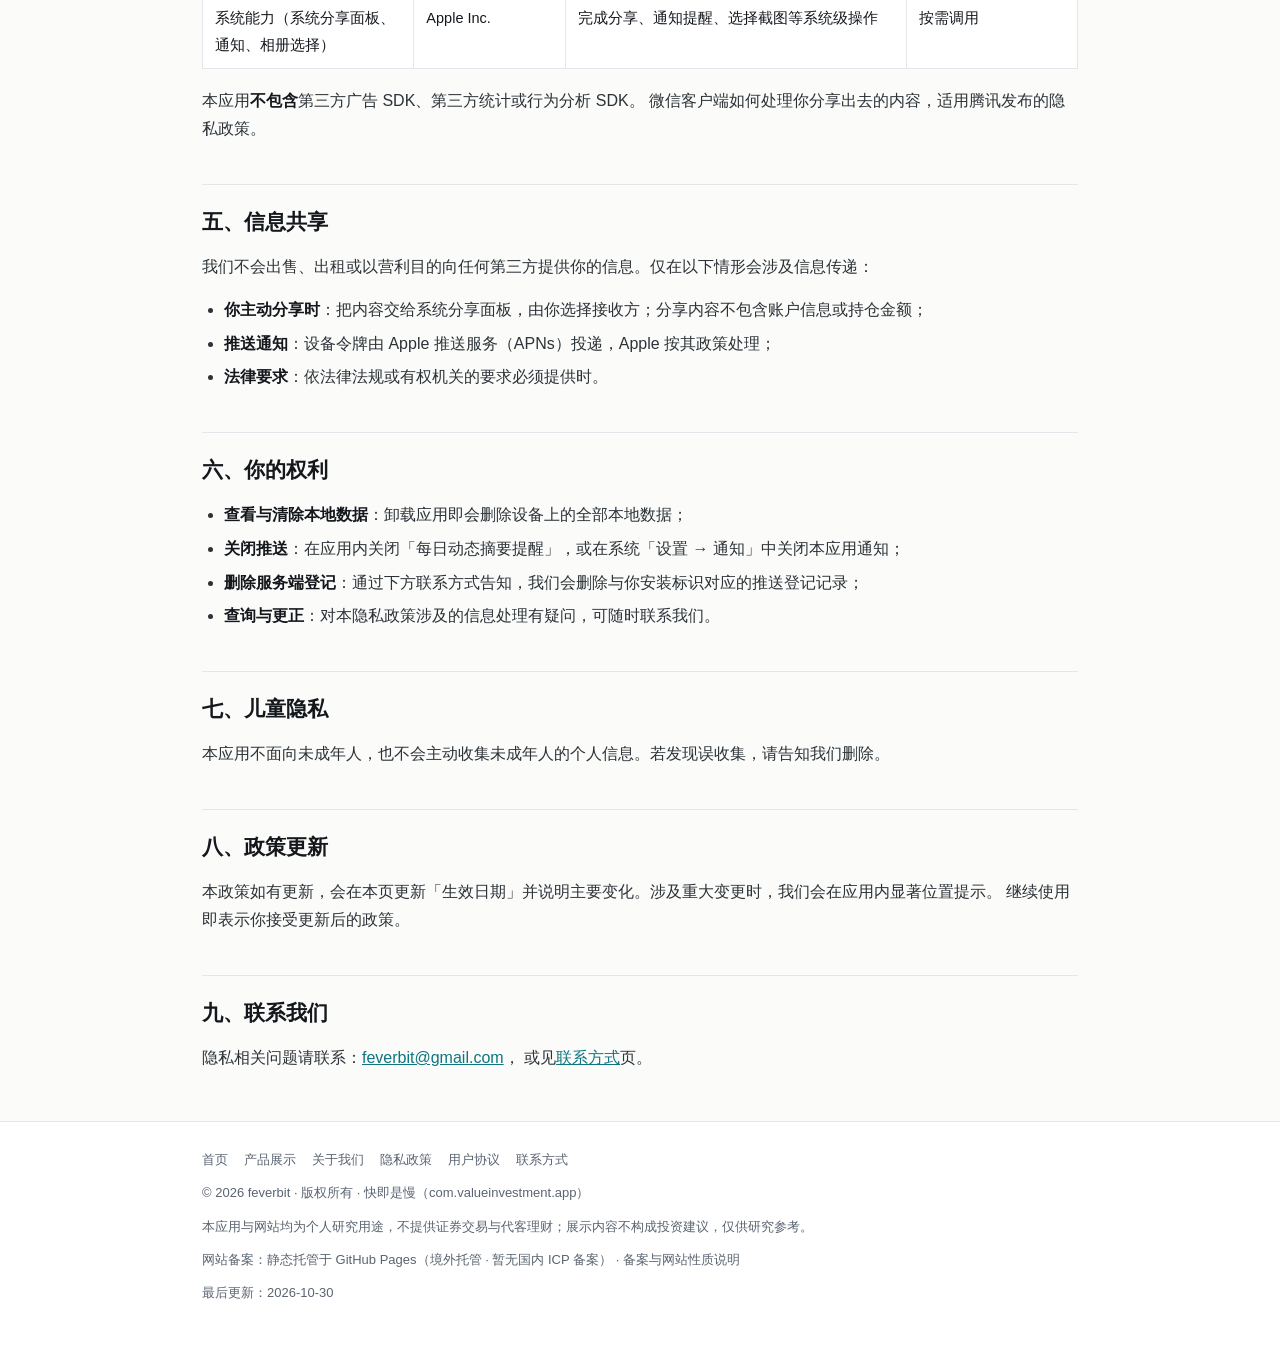
<file: legal/privacy.html>
<!DOCTYPE html>
<html lang="zh-CN">
<head>
<meta charset="utf-8">
<meta name="viewport" content="width=device-width, initial-scale=1">
<title>隐私政策 — 快即是慢</title>
<meta name="description" content="「快即是慢」隐私政策：说明应用会处理哪些信息、处理目的、保存位置、第三方 SDK 情况与删除方式。">
<meta name="author" content="feverbit">
<link rel="icon" type="image/png" sizes="192x192" href="../assets/img/app-icon-192.png">
<link rel="apple-touch-icon" href="../assets/img/apple-touch-icon.png">
<link rel="stylesheet" href="../assets/style.css">
</head>
<body>

<header class="site">
  <div class="wrap">
    <a class="brand" href="../index.html"><span class="mark"><img src="../assets/img/app-icon-64.png" alt="快即是慢 应用图标" width="34" height="34"></span><b>快即是慢</b></a>
    <nav class="main">
      <a href="../index.html">首页</a>
      <a href="../features.html">产品展示</a>
      <a href="../about.html">关于我们</a>
      <a class="active" href="./privacy.html">隐私政策</a>
      <a href="./terms.html">用户协议</a>
      <a href="./contact.html">联系方式</a>
    </nav>
  </div>
</header>

<main class="wrap">

  <h1>隐私政策</h1>
  <p class="meta">适用于 iOS / iPadOS 应用「快即是慢」（包标识 com.valueinvestment.app）· 生效日期 2026-10-28</p>

  <div class="toc">
    <b>目录</b>
    <a href="#a1">一、我们处理哪些信息</a>
    <a href="#a2">二、信息的用途</a>
    <a href="#a3">三、存储位置与期限</a>
    <a href="#a4">四、第三方 SDK</a>
    <a href="#a5">五、信息共享</a>
    <a href="#a6">六、你的权利</a>
    <a href="#a7">七、儿童隐私</a>
    <a href="#a8">八、政策更新</a>
    <a href="#a9">九、联系我们</a>
  </div>

  <p>
    本隐私政策说明「快即是慢」（下称「本应用」）如何处理与你有关的信息。本应用由个人开发者 feverbit 开发与维护，
    当前仅在 TestFlight 内部测试中分发。本应用是个人研究工具，<strong>不做用户画像、不投放广告、不做跨应用追踪</strong>。
  </p>

  <h2 id="a1">一、我们处理哪些信息</h2>
  <table>
    <tr><th>信息类别</th><th>产生时机</th><th>处理目的</th><th>存放位置</th></tr>
    <tr>
      <td>你主动填写的内容：动态已读与待办标记、界面外观偏好、服务地址、问题记录正文与截图</td>
      <td>你在应用内操作时</td>
      <td>让应用记住你的阅读状态与偏好；问题记录仅供你本人留存</td>
      <td>仅保存在你的设备本地（应用沙盒 / UserDefaults），不上传</td>
    </tr>
    <tr>
      <td>推送通知所需的设备标识：APNs 设备令牌与随机生成的安装标识</td>
      <td>你主动开启「每日动态摘要提醒」时</td>
      <td>把每日摘要通知推送到你的设备</td>
      <td>令牌随请求发送至开发者自建的数据服务；安装身份的私密部分保存在系统钥匙串</td>
    </tr>
    <tr>
      <td>访问数据服务时的网络请求信息（请求时间、IP 地址等）</td>
      <td>应用拉取资讯与研究数据时</td>
      <td>完成数据请求、排查服务故障</td>
      <td>数据服务访问日志，保留时间有限</td>
    </tr>
  </table>
  <p>
    <strong>本应用不收集</strong>：通讯录、照片（除非你主动从相册选择截图用于问题记录）、精确定位、
    广告标识符（IDFA）、你在其他应用中的活动记录、生物识别信息、健康数据。
  </p>

  <h2 id="a2">二、信息的用途</h2>
  <ul>
    <li>提供应用的核心功能：展示资讯、记录阅读状态、保存偏好；</li>
    <li>在你主动开启提醒时，向你推送每日摘要通知；</li>
    <li>排查服务故障、保障数据服务稳定；</li>
    <li><strong>不用于</strong>：广告投放、用户画像、信用评估、向第三方出售或出租。</li>
  </ul>

  <h2 id="a3">三、存储位置与期限</h2>
  <ul>
    <li><strong>本地数据</strong>：保存在你的设备上，卸载应用即被删除，我们不保留副本；</li>
    <li><strong>推送登记</strong>：保存在开发者自建的数据服务中，直到你关闭提醒或要求删除；</li>
    <li><strong>访问日志</strong>：为排查故障临时保留，过期后自动清理。</li>
  </ul>

  <h2 id="a4">四、第三方 SDK</h2>
  <p>为保持透明，这里列出应用内使用的第三方组件：</p>
  <table>
    <tr><th>组件</th><th>提供方</th><th>用途</th><th>是否默认启用</th></tr>
    <tr>
      <td>微信 OpenSDK</td>
      <td>深圳市腾讯计算机系统有限公司</td>
      <td>仅用于把内容分享到微信。不用于微信登录、不用于微信支付，不索取你的微信账号信息</td>
      <td>仅当你选择「分享到微信」时才会调用</td>
    </tr>
    <tr>
      <td>系统能力（系统分享面板、通知、相册选择）</td>
      <td>Apple Inc.</td>
      <td>完成分享、通知提醒、选择截图等系统级操作</td>
      <td>按需调用</td>
    </tr>
  </table>
  <p>
    本应用<strong>不包含</strong>第三方广告 SDK、第三方统计或行为分析 SDK。
    微信客户端如何处理你分享出去的内容，适用腾讯发布的隐私政策。
  </p>

  <h2 id="a5">五、信息共享</h2>
  <p>
    我们不会出售、出租或以营利目的向任何第三方提供你的信息。仅在以下情形会涉及信息传递：
  </p>
  <ul>
    <li><strong>你主动分享时</strong>：把内容交给系统分享面板，由你选择接收方；分享内容不包含账户信息或持仓金额；</li>
    <li><strong>推送通知</strong>：设备令牌由 Apple 推送服务（APNs）投递，Apple 按其政策处理；</li>
    <li><strong>法律要求</strong>：依法律法规或有权机关的要求必须提供时。</li>
  </ul>

  <h2 id="a6">六、你的权利</h2>
  <ul>
    <li><strong>查看与清除本地数据</strong>：卸载应用即会删除设备上的全部本地数据；</li>
    <li><strong>关闭推送</strong>：在应用内关闭「每日动态摘要提醒」，或在系统「设置 → 通知」中关闭本应用通知；</li>
    <li><strong>删除服务端登记</strong>：通过下方联系方式告知，我们会删除与你安装标识对应的推送登记记录；</li>
    <li><strong>查询与更正</strong>：对本隐私政策涉及的信息处理有疑问，可随时联系我们。</li>
  </ul>

  <h2 id="a7">七、儿童隐私</h2>
  <p>本应用不面向未成年人，也不会主动收集未成年人的个人信息。若发现误收集，请告知我们删除。</p>

  <h2 id="a8">八、政策更新</h2>
  <p>
    本政策如有更新，会在本页更新「生效日期」并说明主要变化。涉及重大变更时，我们会在应用内显著位置提示。
    继续使用即表示你接受更新后的政策。
  </p>

  <h2 id="a9">九、联系我们</h2>
  <p>
    隐私相关问题请联系：<a href="mailto:feverbit@gmail.com">feverbit@gmail.com</a>，
    或见<a href="./contact.html">联系方式</a>页。
  </p>

</main>

<footer class="site">
  <div class="wrap">
    <nav>
      <a href="../index.html">首页</a>
      <a href="../features.html">产品展示</a>
      <a href="../about.html">关于我们</a>
      <a href="./privacy.html">隐私政策</a>
      <a href="./terms.html">用户协议</a>
      <a href="./contact.html">联系方式</a>
    </nav>
    <div>© 2026 feverbit · 版权所有 · 快即是慢（com.valueinvestment.app）</div>
    <div>本应用与网站均为个人研究用途，不提供证券交易与代客理财；展示内容不构成投资建议，仅供研究参考。</div>
    <div>网站备案：静态托管于 GitHub Pages（境外托管 · 暂无国内 ICP 备案） · <a href="../about.html#site">备案与网站性质说明</a></div>
    <div>最后更新：2026-10-30</div>
  </div>
</footer>

</body>
</html>
</file>
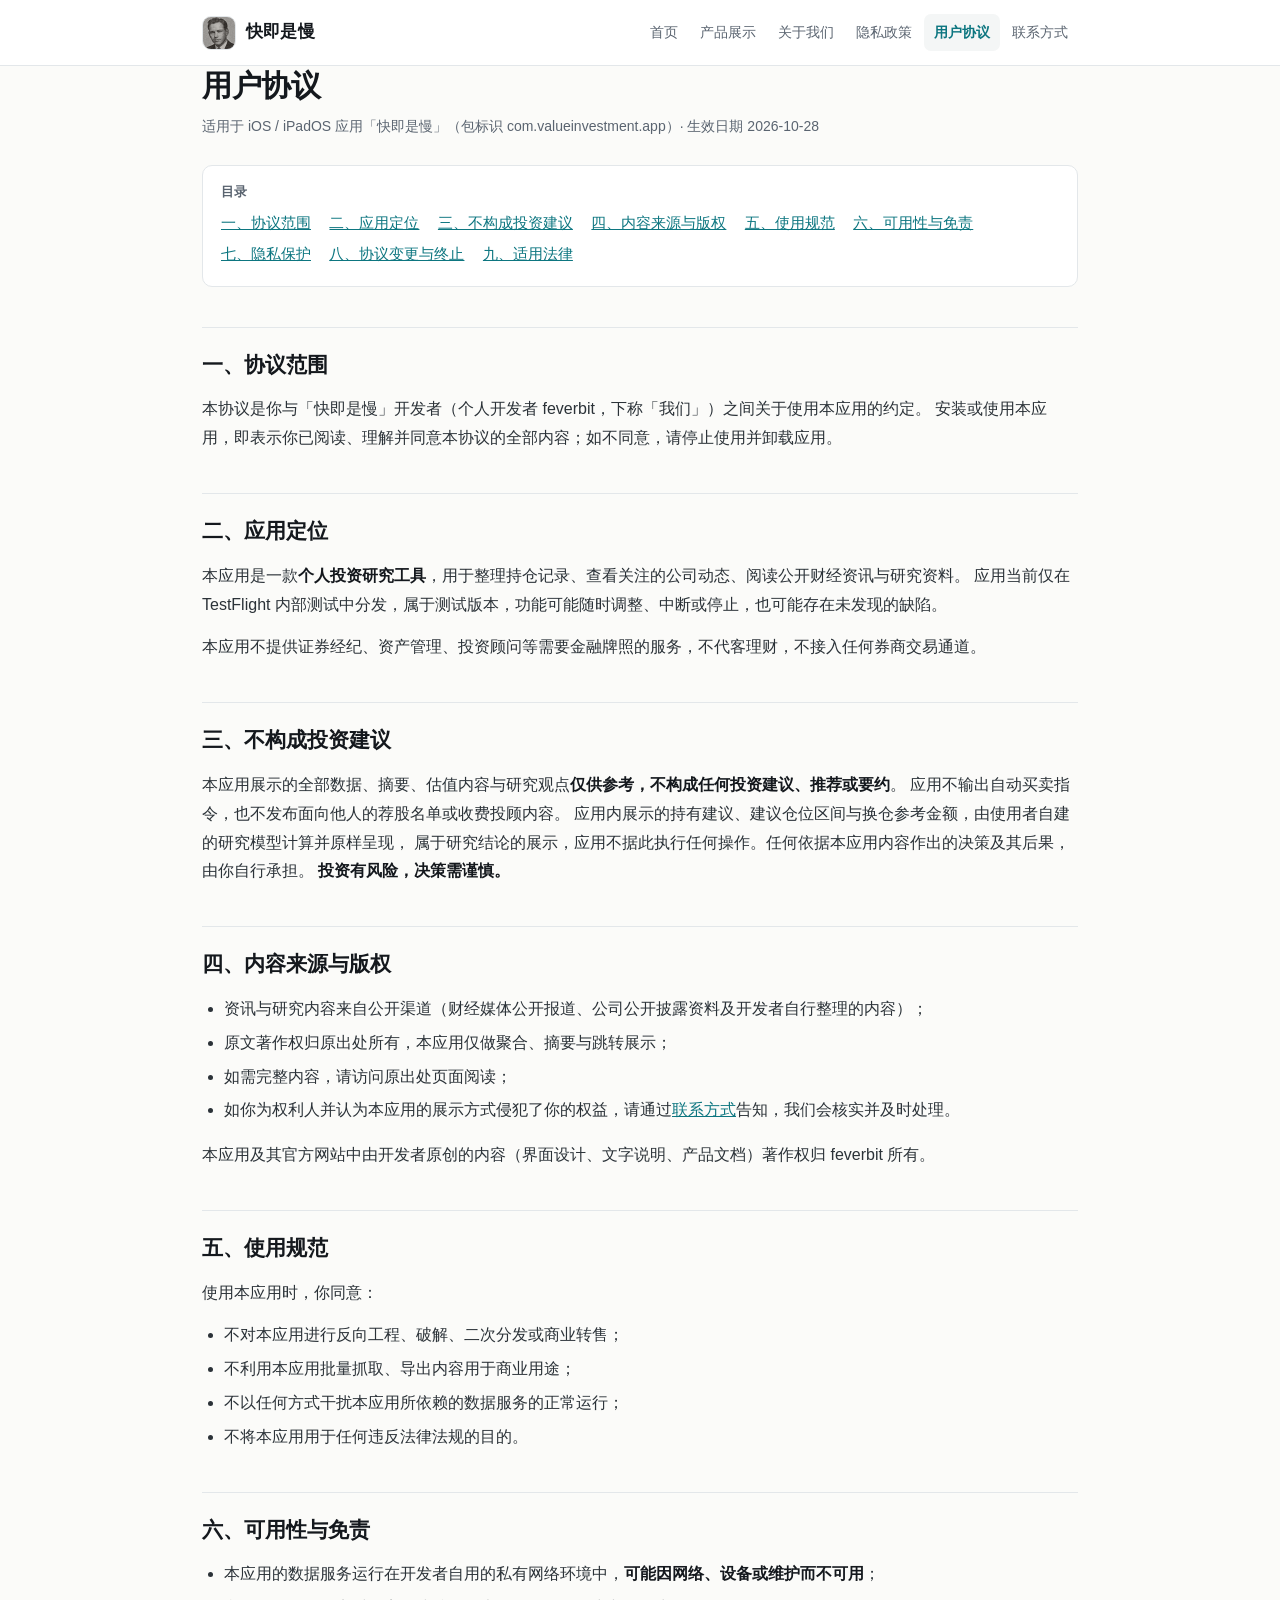
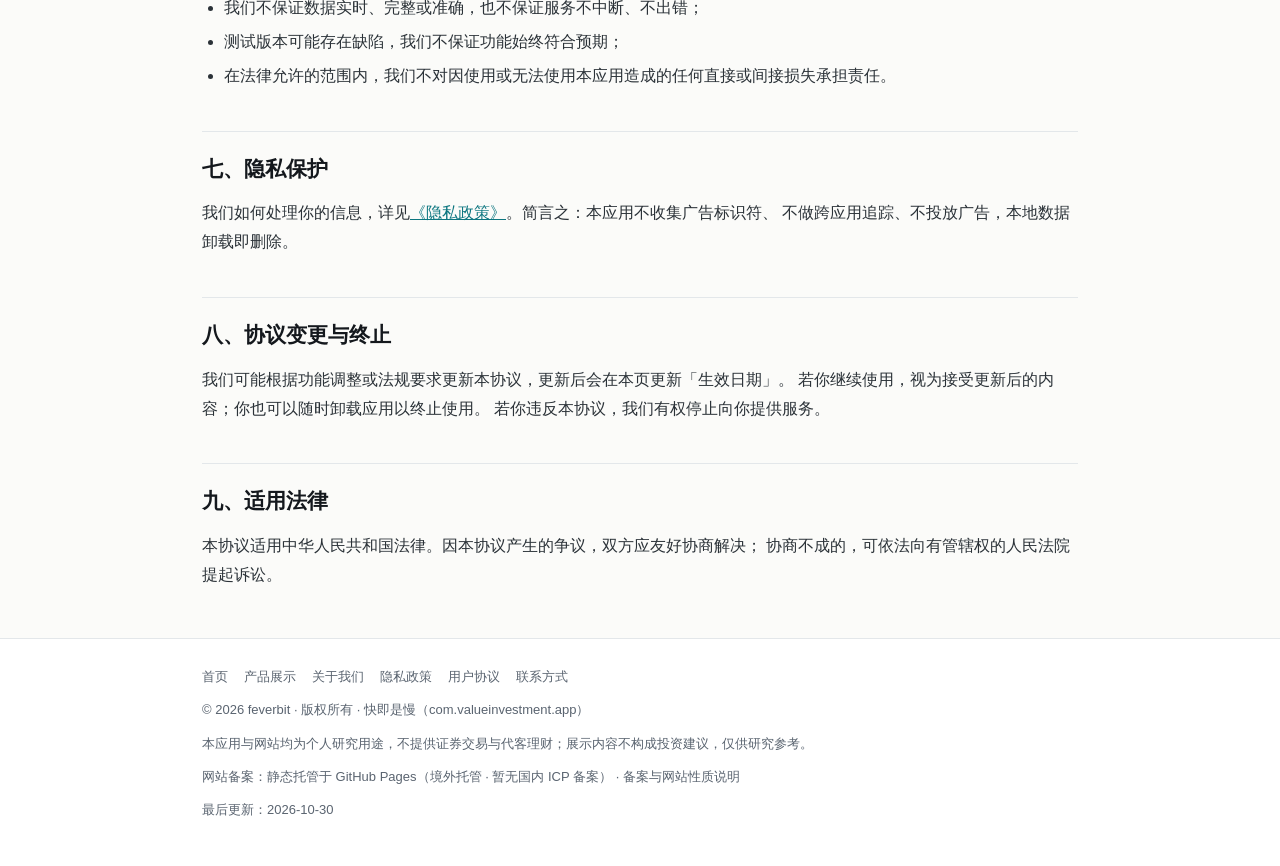
<file: legal/terms.html>
<!DOCTYPE html>
<html lang="zh-CN">
<head>
<meta charset="utf-8">
<meta name="viewport" content="width=device-width, initial-scale=1">
<title>用户协议 — 快即是慢</title>
<meta name="description" content="「快即是慢」用户协议：使用本应用需要同意的条款，包括用途限制、内容来源与版权、免责声明、适用法律。">
<meta name="author" content="feverbit">
<link rel="icon" type="image/png" sizes="192x192" href="../assets/img/app-icon-192.png">
<link rel="apple-touch-icon" href="../assets/img/apple-touch-icon.png">
<link rel="stylesheet" href="../assets/style.css">
</head>
<body>

<header class="site">
  <div class="wrap">
    <a class="brand" href="../index.html"><span class="mark"><img src="../assets/img/app-icon-64.png" alt="快即是慢 应用图标" width="34" height="34"></span><b>快即是慢</b></a>
    <nav class="main">
      <a href="../index.html">首页</a>
      <a href="../features.html">产品展示</a>
      <a href="../about.html">关于我们</a>
      <a href="./privacy.html">隐私政策</a>
      <a class="active" href="./terms.html">用户协议</a>
      <a href="./contact.html">联系方式</a>
    </nav>
  </div>
</header>

<main class="wrap">

  <h1>用户协议</h1>
  <p class="meta">适用于 iOS / iPadOS 应用「快即是慢」（包标识 com.valueinvestment.app）· 生效日期 2026-10-28</p>

  <div class="toc">
    <b>目录</b>
    <a href="#b1">一、协议范围</a>
    <a href="#b2">二、应用定位</a>
    <a href="#b3">三、不构成投资建议</a>
    <a href="#b4">四、内容来源与版权</a>
    <a href="#b5">五、使用规范</a>
    <a href="#b6">六、可用性与免责</a>
    <a href="#b7">七、隐私保护</a>
    <a href="#b8">八、协议变更与终止</a>
    <a href="#b9">九、适用法律</a>
  </div>

  <h2 id="b1">一、协议范围</h2>
  <p>
    本协议是你与「快即是慢」开发者（个人开发者 feverbit，下称「我们」）之间关于使用本应用的约定。
    安装或使用本应用，即表示你已阅读、理解并同意本协议的全部内容；如不同意，请停止使用并卸载应用。
  </p>

  <h2 id="b2">二、应用定位</h2>
  <p>
    本应用是一款<strong>个人投资研究工具</strong>，用于整理持仓记录、查看关注的公司动态、阅读公开财经资讯与研究资料。
    应用当前仅在 TestFlight 内部测试中分发，属于测试版本，功能可能随时调整、中断或停止，也可能存在未发现的缺陷。
  </p>
  <p>
    本应用不提供证券经纪、资产管理、投资顾问等需要金融牌照的服务，不代客理财，不接入任何券商交易通道。
  </p>

  <h2 id="b3">三、不构成投资建议</h2>
  <p>
    本应用展示的全部数据、摘要、估值内容与研究观点<strong>仅供参考，不构成任何投资建议、推荐或要约</strong>。
    应用不输出自动买卖指令，也不发布面向他人的荐股名单或收费投顾内容。
    应用内展示的持有建议、建议仓位区间与换仓参考金额，由使用者自建的研究模型计算并原样呈现，
    属于研究结论的展示，应用不据此执行任何操作。任何依据本应用内容作出的决策及其后果，由你自行承担。
    <strong>投资有风险，决策需谨慎。</strong>
  </p>

  <h2 id="b4">四、内容来源与版权</h2>
  <ul>
    <li>资讯与研究内容来自公开渠道（财经媒体公开报道、公司公开披露资料及开发者自行整理的内容）；</li>
    <li>原文著作权归原出处所有，本应用仅做聚合、摘要与跳转展示；</li>
    <li>如需完整内容，请访问原出处页面阅读；</li>
    <li>如你为权利人并认为本应用的展示方式侵犯了你的权益，请通过<a href="./contact.html">联系方式</a>告知，我们会核实并及时处理。</li>
  </ul>
  <p>
    本应用及其官方网站中由开发者原创的内容（界面设计、文字说明、产品文档）著作权归 feverbit 所有。
  </p>

  <h2 id="b5">五、使用规范</h2>
  <p>使用本应用时，你同意：</p>
  <ul>
    <li>不对本应用进行反向工程、破解、二次分发或商业转售；</li>
    <li>不利用本应用批量抓取、导出内容用于商业用途；</li>
    <li>不以任何方式干扰本应用所依赖的数据服务的正常运行；</li>
    <li>不将本应用用于任何违反法律法规的目的。</li>
  </ul>

  <h2 id="b6">六、可用性与免责</h2>
  <ul>
    <li>本应用的数据服务运行在开发者自用的私有网络环境中，<strong>可能因网络、设备或维护而不可用</strong>；</li>
    <li>我们不保证数据实时、完整或准确，也不保证服务不中断、不出错；</li>
    <li>测试版本可能存在缺陷，我们不保证功能始终符合预期；</li>
    <li>在法律允许的范围内，我们不对因使用或无法使用本应用造成的任何直接或间接损失承担责任。</li>
  </ul>

  <h2 id="b7">七、隐私保护</h2>
  <p>
    我们如何处理你的信息，详见<a href="./privacy.html">《隐私政策》</a>。简言之：本应用不收集广告标识符、
    不做跨应用追踪、不投放广告，本地数据卸载即删除。
  </p>

  <h2 id="b8">八、协议变更与终止</h2>
  <p>
    我们可能根据功能调整或法规要求更新本协议，更新后会在本页更新「生效日期」。
    若你继续使用，视为接受更新后的内容；你也可以随时卸载应用以终止使用。
    若你违反本协议，我们有权停止向你提供服务。
  </p>

  <h2 id="b9">九、适用法律</h2>
  <p>
    本协议适用中华人民共和国法律。因本协议产生的争议，双方应友好协商解决；
    协商不成的，可依法向有管辖权的人民法院提起诉讼。
  </p>

</main>

<footer class="site">
  <div class="wrap">
    <nav>
      <a href="../index.html">首页</a>
      <a href="../features.html">产品展示</a>
      <a href="../about.html">关于我们</a>
      <a href="./privacy.html">隐私政策</a>
      <a href="./terms.html">用户协议</a>
      <a href="./contact.html">联系方式</a>
    </nav>
    <div>© 2026 feverbit · 版权所有 · 快即是慢（com.valueinvestment.app）</div>
    <div>本应用与网站均为个人研究用途，不提供证券交易与代客理财；展示内容不构成投资建议，仅供研究参考。</div>
    <div>网站备案：静态托管于 GitHub Pages（境外托管 · 暂无国内 ICP 备案） · <a href="../about.html#site">备案与网站性质说明</a></div>
    <div>最后更新：2026-10-30</div>
  </div>
</footer>

</body>
</html>
</file>
<file: assets/style.css>
:root {
  --ink: #14181d;
  --body: #2b3238;
  --muted: #5a6470;
  --line: #e3e7ea;
  --paper: #fbfbf9;
  --card: #ffffff;
  --brand: #0d7680;
  --claret: #990f3d;
  --soft: #f4f6f6;
}

* { box-sizing: border-box; }

html { scroll-behavior: smooth; }

body {
  margin: 0;
  background: var(--paper);
  color: var(--ink);
  font: 16px/1.8 -apple-system, "SF Pro Text", "PingFang SC", "Hiragino Sans GB", "Microsoft YaHei", sans-serif;
}

.wrap { max-width: 920px; margin: 0 auto; padding: 0 22px; }

/* ---------- 页头 ---------- */
header.site {
  position: sticky; top: 0; z-index: 20;
  background: rgba(255, 255, 255, .94);
  backdrop-filter: saturate(180%) blur(12px);
  border-bottom: 1px solid var(--line);
}
header.site .wrap {
  display: flex; align-items: center; justify-content: space-between;
  gap: 16px; padding-top: 14px; padding-bottom: 14px; flex-wrap: wrap;
}
.brand { display: flex; align-items: center; gap: 10px; text-decoration: none; color: inherit; }
.mark {
  width: 34px; height: 34px; border-radius: 9px; overflow: hidden;
  border: 1px solid var(--line); background: #fff;
  display: block; flex: 0 0 auto;
}
.mark img { width: 100%; height: 100%; display: block; object-fit: cover; }
.brand b { font-size: 17px; letter-spacing: .2px; }
nav.main { display: flex; gap: 2px; flex-wrap: wrap; }
nav.main a {
  color: var(--muted); text-decoration: none; font-size: 14px;
  padding: 6px 10px; border-radius: 7px; white-space: nowrap;
}
nav.main a:hover { color: var(--brand); background: var(--soft); }
nav.main a.active { color: var(--brand); font-weight: 600; background: var(--soft); }

/* ---------- 主体 ---------- */
main { padding: 40px 0 10px; }

h1 { font-size: 30px; line-height: 1.32; margin: 0 0 8px; letter-spacing: -.3px; }
h2 { font-size: 21px; margin: 40px 0 12px; padding-top: 18px; border-top: 1px solid var(--line); }
h3 { font-size: 16.5px; margin: 24px 0 8px; }
h4 { font-size: 15px; margin: 18px 0 6px; color: var(--muted); }

code {
  font-family: ui-monospace, SFMono-Regular, Menlo, monospace;
  font-size: .92em; background: var(--soft);
  border: 1px solid var(--line); border-radius: 5px;
  padding: 1px 5px;
}

p, li { color: var(--body); }
p { margin: 0 0 14px; }
ul, ol { padding-left: 22px; margin: 0 0 16px; }
li { margin: 5px 0; }
strong { color: var(--ink); }
a { color: var(--brand); }

.lede { font-size: 17px; color: var(--muted); margin: 0 0 26px; }
.meta { font-size: 14px; color: var(--muted); margin: 0 0 26px; }
.sub { font-size: 14px; color: var(--muted); margin: -6px 0 18px; }

/* ---------- 组件 ---------- */
.callout {
  border: 1px solid var(--line); border-left: 3px solid var(--claret);
  background: var(--card); border-radius: 9px; padding: 15px 18px; margin: 24px 0;
  font-size: 15px;
}
.callout p:last-child { margin-bottom: 0; }

.grid { display: grid; grid-template-columns: repeat(auto-fit, minmax(230px, 1fr)); gap: 14px; margin: 20px 0 8px; }
.card {
  border: 1px solid var(--line); background: var(--card);
  border-radius: 11px; padding: 16px 18px;
}
.card b { display: block; margin-bottom: 5px; font-size: 15.5px; }
.card p { color: var(--muted); font-size: 14.5px; line-height: 1.7; margin: 0; }

.steps { counter-reset: step; list-style: none; padding: 0; margin: 18px 0; }
.steps li {
  position: relative; padding: 0 0 0 42px; margin: 0 0 16px;
  counter-increment: step;
}
.steps li::before {
  content: counter(step);
  position: absolute; left: 0; top: 2px;
  width: 27px; height: 27px; border-radius: 50%;
  background: var(--brand); color: #fff;
  font-size: 14px; font-weight: 600;
  display: grid; place-items: center;
}
.steps b { display: block; margin-bottom: 2px; }

table { width: 100%; border-collapse: collapse; margin: 14px 0 18px; font-size: 14.5px; }
th, td { border: 1px solid var(--line); padding: 10px 12px; text-align: left; vertical-align: top; }
th { background: var(--soft); font-weight: 600; }
td { background: var(--card); }

dl { margin: 16px 0; }
dt { font-size: 13px; color: var(--muted); margin-top: 14px; }
dd { margin: 3px 0 0; font-size: 15px; word-break: break-word; }

.screenshot {
  border: 1px solid var(--line); border-radius: 12px; overflow: hidden;
  background: var(--soft); margin: 16px 0;
}
.screenshot .bar {
  display: flex; align-items: center; gap: 6px;
  padding: 9px 12px; background: #fff; border-bottom: 1px solid var(--line);
}
.screenshot .dot { width: 9px; height: 9px; border-radius: 50%; background: #d9dee2; }
.screenshot .title { font-size: 12.5px; color: var(--muted); margin-left: 6px; }
.screenshot .body { padding: 16px 18px; font-size: 14.5px; color: var(--body); }
.screenshot .body ul { margin: 0; }

/* 真实界面截图：手机比例的图片，居中展示，带手机外框感 */
.phones {
  display: flex; flex-wrap: wrap; gap: 22px; justify-content: center;
  margin: 22px 0 8px; align-items: flex-start;
}
.phone {
  flex: 0 1 290px; max-width: 320px;
  border: 1px solid var(--line); border-radius: 20px;
  background: #fff; padding: 9px;
  box-shadow: 0 2px 10px rgba(20, 24, 29, .05);
}
.phone img {
  display: block; width: 100%; height: auto;
  border-radius: 13px; border: 1px solid var(--line);
}
.phone figcaption {
  font-size: 13px; color: var(--muted); text-align: center;
  padding: 9px 4px 3px; line-height: 1.6;
}
.phone figcaption b { display: block; color: var(--ink); font-size: 13.5px; margin-bottom: 2px; }

.toc {
  border: 1px solid var(--line); background: var(--card);
  border-radius: 10px; padding: 14px 18px; margin: 0 0 28px;
}
.toc b { display: block; font-size: 13px; color: var(--muted); margin-bottom: 6px; }
.toc a { display: inline-block; margin: 0 14px 4px 0; font-size: 14.5px; }

footer.site {
  border-top: 1px solid var(--line); margin-top: 48px; padding: 26px 0 44px;
  color: var(--muted); font-size: 13px; background: #fff;
}
footer.site .wrap { display: grid; gap: 10px; }
footer.site nav { display: flex; flex-wrap: wrap; gap: 16px; }
footer.site a { color: var(--muted); text-decoration: none; }
footer.site a:hover { color: var(--brand); }

@media (max-width: 560px) {
  h1 { font-size: 25px; }
  h2 { font-size: 19px; }
  header.site .wrap { padding-top: 12px; padding-bottom: 12px; }
  nav.main { width: 100%; }
  nav.main a { padding: 6px 8px; }
  table, tbody, tr, th, td { display: block; width: 100%; }
  th { border-bottom: 0; }
  td { border-top: 0; }
  .grid { grid-template-columns: 1fr; }
}
</file>
